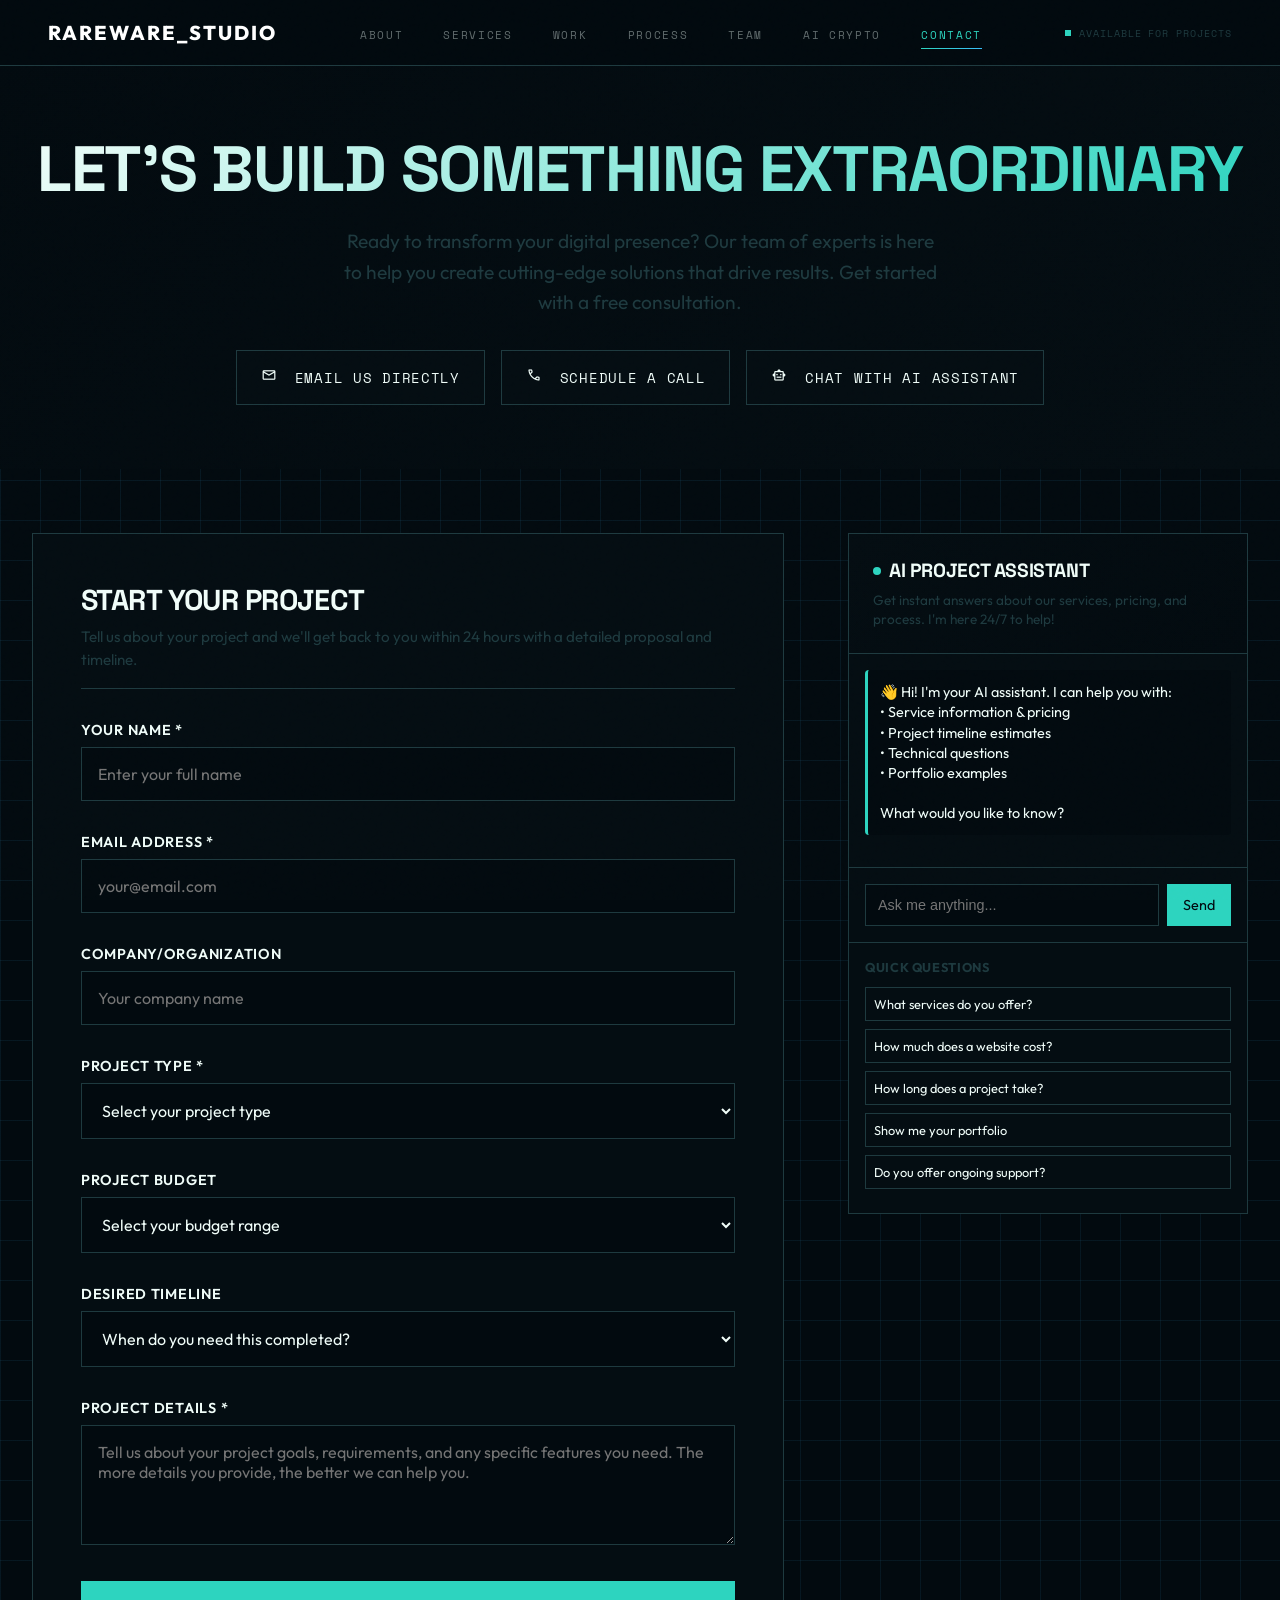
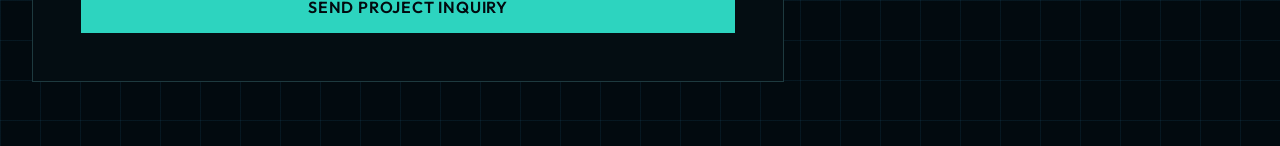
<file: contact.html>
<!DOCTYPE html>
<html lang="en">

<head>
  <meta charset="utf-8" />
  <meta name="viewport" content="width=device-width, initial-scale=1.0" />
  <title>Contact Us — RAREWARE STUDIO</title>
  <meta name="description"
    content="Get in touch with RAREWARE STUDIO. Start your project with our AI-powered consultation and expert team." />
  <link rel="preconnect" href="https://fonts.googleapis.com" />
  <link rel="preconnect" href="https://fonts.gstatic.com" crossorigin />
  <link
    href="https://fonts.googleapis.com/css2?family=Syne:wght@400;700;800&family=Outfit:wght@300;400;600&family=Space+Mono:wght@400;700&family=Space+Grotesk:wght@300;400;700;900&display=swap"
    rel="stylesheet" />
  <link href="https://fonts.googleapis.com/css2?family=Material+Symbols+Outlined:wght,FILL@100..700,0..1&display=swap"
    rel="stylesheet" />
  <link rel="stylesheet" href="styles.css" />
  <link rel="icon" type="image/svg+xml" href="favicon.svg" />
  <style>
    body {
      display: flex;
      flex-direction: column;
      min-height: 100vh;
      position: relative;
    }

    .contact-hero {
      padding: 8rem 2rem 4rem;
      text-align: center;
      background: linear-gradient(135deg, var(--color-bg) 0%, var(--color-surface) 100%);
    }

    .contact-hero h1 {
      font-family: var(--font-display);
      font-size: clamp(2.5rem, 6vw, 4rem);
      font-weight: 800;
      text-transform: uppercase;
      letter-spacing: -0.02em;
      margin-bottom: 1rem;
      background: linear-gradient(135deg, var(--color-text) 0%, var(--color-primary) 100%);
      -webkit-background-clip: text;
      -webkit-text-fill-color: transparent;
      background-clip: text;
    }

    .contact-hero p {
      font-size: 1.2rem;
      color: var(--color-muted);
      max-width: 600px;
      margin: 0 auto 2rem;
      line-height: 1.6;
    }

    .contact-methods {
      display: flex;
      gap: 1rem;
      justify-content: center;
      flex-wrap: wrap;
      margin-top: 2rem;
    }

    .contact-method {
      background: var(--color-surface);
      border: 1px solid var(--color-muted);
      padding: 1rem 1.5rem;
      text-decoration: none;
      color: var(--color-text);
      transition: all 0.3s ease;
      font-family: var(--font-mono);
      font-size: 0.9rem;
      text-transform: uppercase;
      letter-spacing: 0.05em;
    }

    .contact-method:hover {
      border-color: var(--color-primary);
      box-shadow: 0 0 20px rgba(45, 212, 191, 0.3);
      transform: translateY(-2px);
    }

    .main-content {
      display: grid;
      grid-template-columns: 1fr 400px;
      gap: 4rem;
      max-width: 1400px;
      margin: 0 auto;
      padding: 4rem 2rem;
    }

    .contact-form-section {
      background: var(--color-surface);
      border: 1px solid var(--color-muted);
      padding: 3rem;
      position: relative;
    }

    .form-header {
      margin-bottom: 2rem;
      border-bottom: 1px solid var(--color-muted);
      padding-bottom: 1rem;
    }

    .form-header h2 {
      font-family: var(--font-display);
      font-size: 1.8rem;
      font-weight: 700;
      text-transform: uppercase;
      letter-spacing: -0.02em;
      margin-bottom: 0.5rem;
    }

    .form-header p {
      color: var(--color-muted);
      font-size: 0.95rem;
      line-height: 1.5;
    }

    .form-group {
      margin-bottom: 2rem;
    }

    .form-group label {
      display: block;
      font-family: var(--font-body);
      font-size: 0.9rem;
      font-weight: 600;
      color: var(--color-text);
      margin-bottom: 0.5rem;
      text-transform: uppercase;
      letter-spacing: 0.05em;
    }

    .form-group input,
    .form-group textarea,
    .form-group select {
      width: 100%;
      background: var(--color-bg);
      border: 1px solid var(--color-muted);
      color: var(--color-text);
      font-family: var(--font-body);
      font-size: 1rem;
      padding: 1rem;
      outline: none;
      transition: border-color 0.3s ease, box-shadow 0.3s ease;
      resize: vertical;
    }

    .form-group input:focus,
    .form-group textarea:focus,
    .form-group select:focus {
      border-color: var(--color-primary);
      box-shadow: 0 0 0 2px rgba(45, 212, 191, 0.1);
    }

    .form-group textarea {
      min-height: 120px;
    }

    .submit-btn {
      background: var(--color-primary);
      color: var(--color-bg);
      border: none;
      padding: 1rem 2rem;
      font-family: var(--font-body);
      font-size: 1rem;
      font-weight: 600;
      text-transform: uppercase;
      letter-spacing: 0.05em;
      cursor: pointer;
      transition: all 0.3s ease;
      width: 100%;
    }

    .submit-btn:hover {
      background: var(--color-accent);
      box-shadow: 0 0 30px rgba(45, 212, 191, 0.4);
      transform: translateY(-2px);
    }

    .ai-assistant {
      background: var(--color-surface);
      border: 1px solid var(--color-muted);
      padding: 0;
      position: sticky;
      top: 2rem;
      height: fit-content;
      max-height: 80vh;
      display: flex;
      flex-direction: column;
    }

    .ai-header {
      padding: 1.5rem;
      border-bottom: 1px solid var(--color-muted);
      background: linear-gradient(135deg, var(--color-surface) 0%, var(--color-bg) 100%);
    }

    .ai-header h3 {
      font-family: var(--font-display);
      font-size: 1.2rem;
      font-weight: 700;
      text-transform: uppercase;
      letter-spacing: -0.02em;
      margin-bottom: 0.5rem;
      display: flex;
      align-items: center;
      gap: 0.5rem;
    }

    .ai-status {
      width: 8px;
      height: 8px;
      background: var(--color-primary);
      border-radius: 50%;
      animation: pulse 2s ease infinite;
    }

    .ai-description {
      color: var(--color-muted);
      font-size: 0.85rem;
      line-height: 1.4;
    }

    .ai-chat {
      flex: 1;
      display: flex;
      flex-direction: column;
      max-height: 400px;
    }

    .ai-messages {
      flex: 1;
      padding: 1rem;
      overflow-y: auto;
      max-height: 300px;
    }

    .ai-message {
      margin-bottom: 1rem;
      padding: 0.75rem;
      border-radius: 4px;
      font-size: 0.9rem;
      line-height: 1.4;
    }

    .ai-message.bot {
      background: var(--color-bg);
      border-left: 3px solid var(--color-primary);
    }

    .ai-message.user {
      background: var(--color-muted);
      margin-left: 2rem;
      text-align: right;
    }

    .ai-input-area {
      padding: 1rem;
      border-top: 1px solid var(--color-muted);
      display: flex;
      gap: 0.5rem;
    }

    .ai-input {
      flex: 1;
      background: var(--color-bg);
      border: 1px solid var(--color-muted);
      color: var(--color-text);
      padding: 0.75rem;
      font-size: 0.9rem;
      outline: none;
    }

    .ai-send {
      background: var(--color-primary);
      color: var(--color-bg);
      border: none;
      padding: 0.75rem 1rem;
      cursor: pointer;
      font-size: 0.9rem;
      transition: background 0.3s ease;
    }

    .ai-send:hover {
      background: var(--color-accent);
    }

    .quick-actions {
      padding: 1rem;
      border-top: 1px solid var(--color-muted);
    }

    .quick-actions h4 {
      font-size: 0.8rem;
      text-transform: uppercase;
      letter-spacing: 0.05em;
      margin-bottom: 0.75rem;
      color: var(--color-muted);
    }

    .quick-action {
      display: block;
      width: 100%;
      background: none;
      border: 1px solid var(--color-muted);
      color: var(--color-text);
      padding: 0.5rem;
      margin-bottom: 0.5rem;
      font-size: 0.8rem;
      cursor: pointer;
      transition: all 0.3s ease;
      text-align: left;
    }

    .quick-action:hover {
      border-color: var(--color-primary);
      background: var(--color-bg);
    }

    @media (max-width: 1024px) {
      .main-content {
        grid-template-columns: 1fr;
        gap: 2rem;
      }
      
      .ai-assistant {
        position: relative;
        top: 0;
        max-height: 500px;
      }
    }

    @media (max-width: 768px) {
      .contact-hero {
        padding: 6rem 1rem 3rem;
      }
      
      .main-content {
        padding: 2rem 1rem;
      }
      
      .contact-form-section,
      .ai-assistant {
        padding: 2rem;
      }
      
      .contact-methods {
        flex-direction: column;
        align-items: center;
      }
    }
  </style>
</head>

<body class="grid-bg-sm">
  <div class="loading-cover" id="loader">
    <div class="loader-line"></div>
  </div>

  <nav class="site-nav">
    <a href="index.html" class="logo">RAREWARE_STUDIO</a>
    <ul class="nav-links">
      <li><a href="about.html">About</a></li>
      <li><a href="services.html">Services</a></li>
      <li><a href="work.html">Work</a></li>
      <li><a href="process.html">Process</a></li>
      <li><a href="team.html">Team</a></li>
      <li><a href="crypto.html">AI Crypto</a></li>
      <li><a href="contact.html" class="active">Contact</a></li>
    </ul>
    <div class="nav-right">
      <div class="nav-status"><span class="dot"></span>Available for Projects</div>
      <div class="hamburger" id="hamburger" onclick="toggleMenu()"><span></span><span></span><span></span></div>
    </div>
  </nav>
  <div class="mobile-menu" id="mobile-menu">
    <a href="index.html">Home</a><a href="about.html">About</a><a href="services.html">Services</a>
    <a href="work.html">Work</a><a href="process.html">Process</a><a href="team.html">Team</a><a href="crypto.html">AI Crypto</a><a
      href="contact.html">Contact</a>
  </div>

  <!-- Hero Section -->
  <section class="contact-hero">
    <h1>Let's Build Something Extraordinary</h1>
    <p>Ready to transform your digital presence? Our team of experts is here to help you create cutting-edge solutions that drive results. Get started with a free consultation.</p>
    
    <div class="contact-methods">
      <a href="mailto:hello@rareware.studio" class="contact-method">
        <span class="material-symbols-outlined" style="font-size: 1rem; margin-right: 0.5rem;">mail</span>
        Email Us Directly
      </a>
      <a href="tel:+1234567890" class="contact-method">
        <span class="material-symbols-outlined" style="font-size: 1rem; margin-right: 0.5rem;">call</span>
        Schedule a Call
      </a>
      <a href="#ai-chat" class="contact-method">
        <span class="material-symbols-outlined" style="font-size: 1rem; margin-right: 0.5rem;">smart_toy</span>
        Chat with AI Assistant
      </a>
    </div>
  </section>

  <!-- Main Content -->
  <div class="main-content">
    <!-- Contact Form -->
    <section class="contact-form-section">
      <div class="form-header">
        <h2>Start Your Project</h2>
        <p>Tell us about your project and we'll get back to you within 24 hours with a detailed proposal and timeline.</p>
      </div>

      <form id="contact-form" onsubmit="handleFormSubmit(event)">
        <div class="form-group">
          <label for="name">Your Name *</label>
          <input type="text" id="name" name="name" required placeholder="Enter your full name" />
        </div>

        <div class="form-group">
          <label for="email">Email Address *</label>
          <input type="email" id="email" name="email" required placeholder="your@email.com" />
        </div>

        <div class="form-group">
          <label for="company">Company/Organization</label>
          <input type="text" id="company" name="company" placeholder="Your company name" />
        </div>

        <div class="form-group">
          <label for="project-type">Project Type *</label>
          <select id="project-type" name="project-type" required>
            <option value="">Select your project type</option>
            <option value="web-design">Web Design & Development</option>
            <option value="ecommerce">E-commerce Solutions</option>
            <option value="automation">Business Automation</option>
            <option value="branding">Brand Identity & Design</option>
            <option value="mobile-app">Mobile App Development</option>
            <option value="consulting">Digital Strategy Consulting</option>
            <option value="other">Other (please specify in message)</option>
          </select>
        </div>

        <div class="form-group">
          <label for="budget">Project Budget</label>
          <select id="budget" name="budget">
            <option value="">Select your budget range</option>
            <option value="500-2k">$500 - $2,000</option>
            <option value="2k-5k">$2,000 - $5,000</option>
            <option value="5k-15k">$5,000 - $15,000</option>
            <option value="15k-30k">$15,000 - $30,000</option>
            <option value="30k-50k">$30,000 - $50,000</option>
            <option value="50k+">$50,000+</option>
            <option value="discuss">Let's discuss</option>
          </select>
        </div>

        <div class="form-group">
          <label for="timeline">Desired Timeline</label>
          <select id="timeline" name="timeline">
            <option value="">When do you need this completed?</option>
            <option value="asap">ASAP (Rush project)</option>
            <option value="1-month">Within 1 month</option>
            <option value="2-3-months">2-3 months</option>
            <option value="3-6-months">3-6 months</option>
            <option value="6-months+">6+ months</option>
            <option value="flexible">Flexible timeline</option>
          </select>
        </div>

        <div class="form-group">
          <label for="message">Project Details *</label>
          <textarea id="message" name="message" required placeholder="Tell us about your project goals, requirements, and any specific features you need. The more details you provide, the better we can help you."></textarea>
        </div>

        <button type="submit" class="submit-btn">
          Send Project Inquiry
        </button>
      </form>
    </section>

    <!-- AI Assistant -->
    <aside class="ai-assistant" id="ai-chat">
      <div class="ai-header">
        <h3><span class="ai-status"></span>AI Project Assistant</h3>
        <p class="ai-description">Get instant answers about our services, pricing, and process. I'm here 24/7 to help!</p>
      </div>
      
      <div class="ai-chat">
        <div class="ai-messages" id="ai-messages">
          <div class="ai-message bot">
            👋 Hi! I'm your AI assistant. I can help you with:
            <br>• Service information & pricing
            <br>• Project timeline estimates  
            <br>• Technical questions
            <br>• Portfolio examples
            <br><br>What would you like to know?
          </div>
        </div>
        
        <div class="ai-input-area">
          <input type="text" class="ai-input" id="ai-input" placeholder="Ask me anything..." onkeypress="handleAIKeyPress(event)" />
          <button class="ai-send" onclick="sendAIMessage()">Send</button>
        </div>
      </div>
      
      <div class="quick-actions">
        <h4>Quick Questions</h4>
        <button class="quick-action" onclick="askQuickQuestion('What services do you offer?')">What services do you offer?</button>
        <button class="quick-action" onclick="askQuickQuestion('How much does a website cost?')">How much does a website cost?</button>
        <button class="quick-action" onclick="askQuickQuestion('How long does a project take?')">How long does a project take?</button>
        <button class="quick-action" onclick="askQuickQuestion('Can you show me examples of your work?')">Show me your portfolio</button>
        <button class="quick-action" onclick="askQuickQuestion('Do you offer ongoing support?')">Do you offer ongoing support?</button>
      </div>
    </aside>
  </div>

  <script src="main.js"></script>
  <script>
    // Form submission handler
    function handleFormSubmit(e) {
      e.preventDefault();
      const submitBtn = e.target.querySelector('.submit-btn');
      const originalText = submitBtn.textContent;
      
      submitBtn.textContent = 'Sending...';
      submitBtn.disabled = true;
      
      // Simulate form submission
      setTimeout(() => {
        submitBtn.textContent = 'Message Sent! ✓';
        submitBtn.style.background = '#10B981';
        
        // Add success message to AI chat
        addAIMessage('bot', '✅ Thank you! Your project inquiry has been submitted. Our team will review your requirements and get back to you within 24 hours with a detailed proposal.');
        
        // Reset form after delay
        setTimeout(() => {
          e.target.reset();
          submitBtn.textContent = originalText;
          submitBtn.disabled = false;
          submitBtn.style.background = '';
        }, 3000);
      }, 2000);
    }

    // AI Assistant functionality
    const aiResponses = {
      'services': {
        keywords: ['service', 'what do you do', 'offer', 'capabilities'],
        response: `We offer comprehensive digital solutions:

🎨 **Web Design & Development** - Custom websites and web applications
🛒 **E-commerce Solutions** - Online stores and payment systems  
⚡ **Business Automation** - Workflow optimization and integrations
🎯 **Brand Identity** - Logo design and brand strategy
📱 **Mobile Apps** - iOS and Android development
💡 **Digital Strategy** - Consulting and optimization

Which service interests you most?`
      },
      'pricing': {
        keywords: ['cost', 'price', 'budget', 'how much', 'expensive'],
        response: `Our pricing varies by project scope:

💰 **Small Projects**: $500 - $2,000
🎨 **Website Design**: $2,000 - $15,000
🛒 **E-commerce Store**: $5,000 - $30,000
📱 **Mobile App**: $10,000 - $50,000
⚡ **Automation**: $1,000 - $15,000
🎯 **Branding Package**: $500 - $5,000

We offer free consultations to provide accurate quotes based on your specific needs. Would you like to schedule one?`
      },
      'timeline': {
        keywords: ['time', 'long', 'duration', 'timeline', 'when'],
        response: `Project timelines depend on complexity:

⚡ **Simple Website**: 2-4 weeks
🏢 **Business Website**: 4-8 weeks  
🛒 **E-commerce Store**: 6-12 weeks
📱 **Mobile App**: 12-20 weeks
⚙️ **Automation Project**: 2-8 weeks

We provide detailed timelines during our initial consultation. Rush projects available with priority scheduling!`
      },
      'portfolio': {
        keywords: ['work', 'portfolio', 'examples', 'show me', 'previous'],
        response: `Check out our recent work:

🏆 **Featured Projects**:
• RareKits - E-commerce automation platform
• Lumina Core - SaaS dashboard design
• Neural Networks - AI company branding
• Crypto Exchange - Trading platform UI

👀 View our complete portfolio at [rareware.studio/work](work.html)

Would you like to see examples in a specific industry?`
      },
      'support': {
        keywords: ['support', 'maintenance', 'ongoing', 'after', 'help'],
        response: `Yes! We provide comprehensive ongoing support:

🔧 **Maintenance Plans**:
• Monthly updates and security patches
• Performance monitoring
• Content updates
• Technical support

📞 **Support Options**:
• 24/7 emergency support
• Scheduled maintenance
• Training for your team
• Growth and scaling assistance

Most clients choose our monthly maintenance plan for peace of mind.`
      },
      'process': {
        keywords: ['process', 'how', 'work', 'steps', 'methodology'],
        response: `Our proven 5-step process:

1️⃣ **Discovery** - Understanding your goals and requirements
2️⃣ **Strategy** - Creating a detailed project plan
3️⃣ **Design** - Wireframes, mockups, and prototypes
4️⃣ **Development** - Building and testing your solution
5️⃣ **Launch** - Deployment and ongoing optimization

We keep you involved at every step with regular updates and feedback sessions.`
      },
      'contact': {
        keywords: ['contact', 'reach', 'call', 'email', 'meeting'],
        response: `Ready to get started? Here's how to reach us:

📧 **Email**: hello@rareware.studio
📞 **Phone**: +1 (555) 123-4567
💬 **This Chat**: Keep asking questions!
📅 **Schedule**: Book a free 30-min consultation

We typically respond to emails within 2-4 hours during business days.`
      }
    };

    function addAIMessage(sender, message) {
      const messagesContainer = document.getElementById('ai-messages');
      const messageDiv = document.createElement('div');
      messageDiv.className = `ai-message ${sender}`;
      messageDiv.innerHTML = message.replace(/\n/g, '<br>');
      messagesContainer.appendChild(messageDiv);
      messagesContainer.scrollTop = messagesContainer.scrollHeight;
    }

    function getAIResponse(userMessage) {
      const message = userMessage.toLowerCase();
      
      // Check for greeting
      if (message.includes('hello') || message.includes('hi') || message.includes('hey')) {
        return "👋 Hello! I'm here to help you learn about our services and get your project started. What would you like to know?";
      }
      
      // Check for thank you
      if (message.includes('thank') || message.includes('thanks')) {
        return "You're welcome! Is there anything else I can help you with today?";
      }
      
      // Find matching response
      for (const [key, data] of Object.entries(aiResponses)) {
        if (data.keywords.some(keyword => message.includes(keyword))) {
          return data.response;
        }
      }
      
      // Default response
      return `I'd be happy to help! I can provide information about:

• Our services and capabilities
• Pricing and project costs  
• Timelines and process
• Portfolio examples
• Ongoing support options

Try asking something like "What services do you offer?" or "How much does a website cost?"`;
    }

    function sendAIMessage() {
      const input = document.getElementById('ai-input');
      const message = input.value.trim();
      
      if (!message) return;
      
      // Add user message
      addAIMessage('user', message);
      input.value = '';
      
      // Add typing indicator
      setTimeout(() => {
        const response = getAIResponse(message);
        addAIMessage('bot', response);
      }, 500);
    }

    function handleAIKeyPress(event) {
      if (event.key === 'Enter') {
        sendAIMessage();
      }
    }

    function askQuickQuestion(question) {
      document.getElementById('ai-input').value = question;
      sendAIMessage();
    }

    // Auto-focus AI input when scrolled to
    const aiSection = document.getElementById('ai-chat');
    const observer = new IntersectionObserver((entries) => {
      entries.forEach(entry => {
        if (entry.isIntersecting) {
          setTimeout(() => {
            document.getElementById('ai-input').focus();
          }, 500);
        }
      });
    });
    observer.observe(aiSection);
  </script>
</body>

</html>
</file>
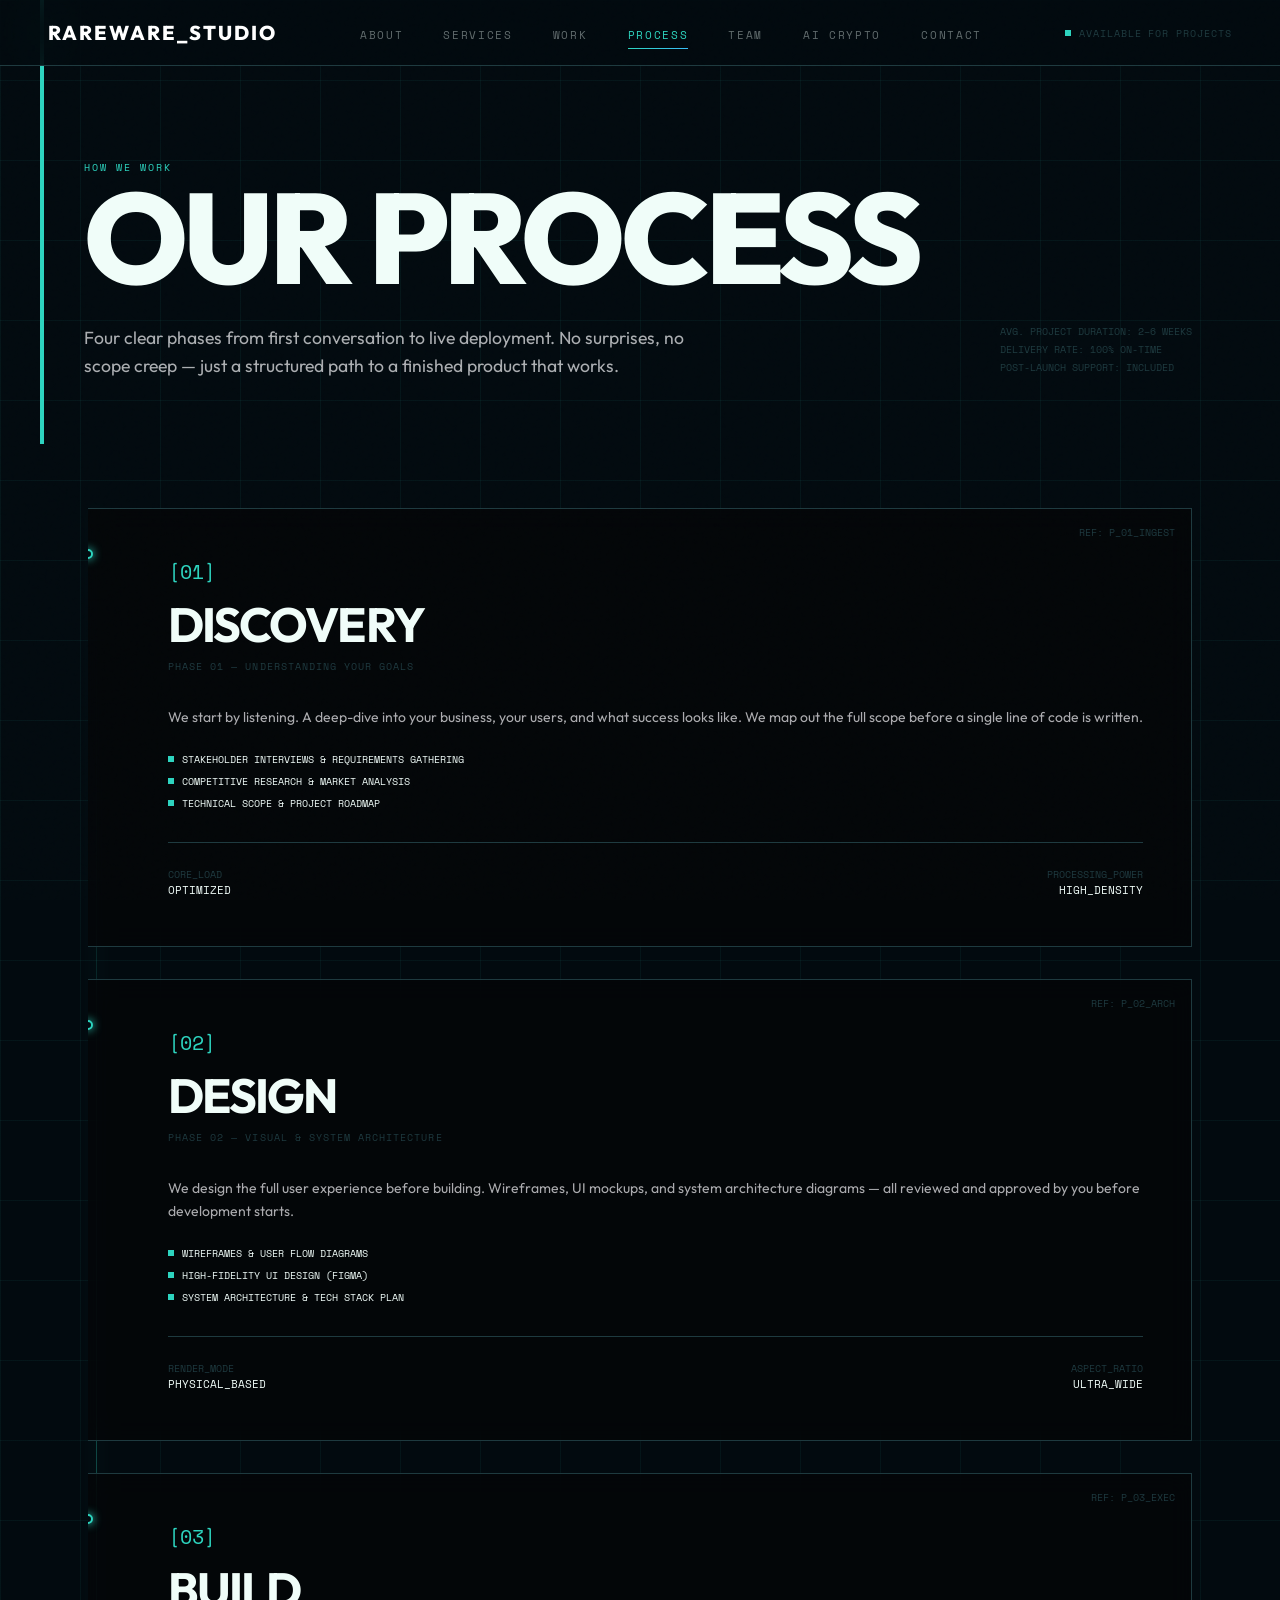
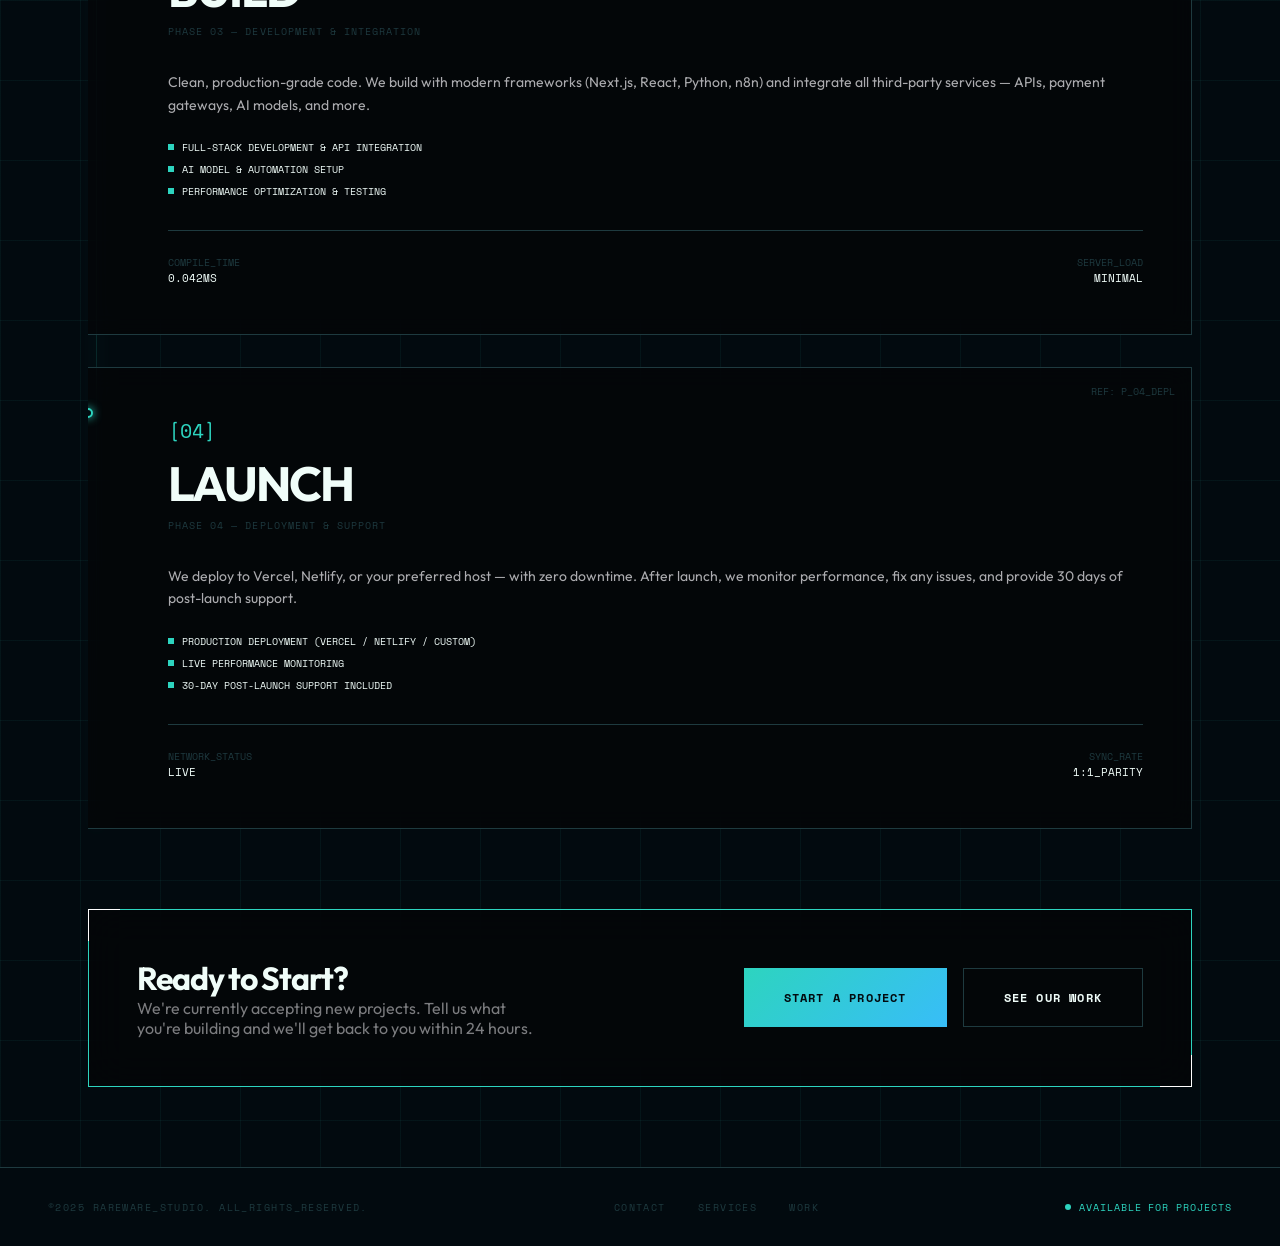
<file: process.html>
<!DOCTYPE html>
<html lang="en">
<head>
  <meta charset="utf-8"/>
  <meta name="viewport" content="width=device-width, initial-scale=1.0"/>
  <title>PROTOCOLS — RAREWARE STUDIO</title>
  <meta name="description" content="RAREWARE STUDIO process methodology. Four-phase protocol: Ingestion, Architecture, Execution, Deployment."/>
  <link rel="preconnect" href="https://fonts.googleapis.com"/>
  <link rel="preconnect" href="https://fonts.gstatic.com" crossorigin/>
  <link href="https://fonts.googleapis.com/css2?family=Syne:wght@400;700;800&family=Outfit:wght@300;400;600&family=Space+Mono:wght@400;700&family=Space+Grotesk:wght@300;400;700;900&display=swap" rel="stylesheet"/>
  <link href="https://fonts.googleapis.com/css2?family=Material+Symbols+Outlined:wght,FILL@100..700,0..1&display=swap" rel="stylesheet"/>
  <link rel="stylesheet" href="styles.css"/>
  <link rel="icon" type="image/svg+xml" href="favicon.svg"/>
  <style>
    .process-header {
      padding: 10rem 3rem 4rem;
      max-width: 1200px;
      margin: 0 auto;
      border-left: 4px solid var(--color-primary);
      padding-left: 2.5rem;
    }
    .process-header .tag {
      display: flex;
      justify-content: space-between;
      margin-bottom: 0.5rem;
    }
    .process-header h1 {
      font-family: var(--font-heading);
      font-size: clamp(2.1rem, 10vw, 8rem);
      font-weight: 800;
      text-transform: uppercase;
      letter-spacing: -0.04em;
      line-height: 0.85;
      margin-bottom: 2rem;
    }
    .process-header .sub {
      display: flex;
      flex-wrap: wrap;
      justify-content: space-between;
      gap: 2rem;
    }
    .process-header .sub p {
      max-width: 600px;
      font-size: 1.1rem;
      line-height: 1.6;
      color: rgba(244,244,246,0.7);
    }
    .process-header .sub-meta {
      font-family: var(--font-mono);
      font-size: 0.6rem;
      color: var(--color-muted);
      display: flex;
      flex-direction: column;
      gap: 0.25rem;
      text-transform: uppercase;
    }

    .process-grid {
      max-width: 1200px;
      margin: 4rem auto 0;
      padding: 0 3rem;
      display: grid;
      grid-template-columns: 1fr;
      gap: 2rem;
      position: relative;
    }
    .process-grid::before {
      content: '';
      position: absolute;
      top: 0; bottom: 0; left: 3.5rem;
      width: 1px;
      background: linear-gradient(to bottom, transparent, var(--color-primary), transparent);
      box-shadow: 0 0 15px var(--color-primary);
      opacity: 0.3;
    }
    @media (max-width: 768px) {
      .process-grid { padding: 0 1.5rem; }
      .process-grid::before { left: 1.5rem; }
      .process-phase { padding: 2rem 1.5rem 2rem 3rem; }
      .process-phase::before { left: -5px; }
    }
    .process-phase {
      padding: 3rem 3rem 3rem 5rem;
      background: rgba(5,5,7,0.7);
      backdrop-filter: blur(12px);
      -webkit-backdrop-filter: blur(12px);
      border: 1px solid var(--color-muted);
      border-left: none;
      position: relative;
      overflow: hidden;
      transition: border-color 0.5s ease, box-shadow 0.5s ease;
    }
    .process-phase::before {
      content: '';
      position: absolute;
      left: -5px; top: 2.5rem;
      width: 10px; height: 10px;
      background: var(--color-bg);
      border: 2px solid var(--color-primary);
      border-radius: 50%;
      box-shadow: 0 0 10px var(--color-primary);
      z-index: 2;
    }
    .process-phase:hover { 
      border-color: rgba(208,0,255,0.4);
      box-shadow: inset 0 0 30px rgba(208,0,255,0.05);
    }
    .process-phase .ref {
      position: absolute;
      top: 1rem;
      right: 1rem;
      font-family: var(--font-mono);
      font-size: 0.6rem;
      color: var(--color-muted);
    }
    .process-phase .step-num {
      font-family: var(--font-mono);
      font-size: 1.25rem;
      color: var(--color-primary);
      margin-bottom: 0.5rem;
    }
    .process-phase h2 {
      font-family: var(--font-heading);
      font-size: clamp(2rem, 4vw, 3rem);
      font-weight: 700;
      text-transform: uppercase;
      letter-spacing: -0.04em;
      transition: transform 0.3s ease;
    }
    .process-phase:hover h2 { transform: translateX(8px); }
    .process-phase .stage {
      font-family: var(--font-mono);
      font-size: 0.65rem;
      color: var(--color-muted);
      text-transform: uppercase;
      letter-spacing: 0.1em;
      margin-top: 0.25rem;
      margin-bottom: 2rem;
    }
    .process-phase .desc {
      font-size: 0.875rem;
      line-height: 1.6;
      color: rgba(244,244,246,0.7);
      margin-bottom: 1.5rem;
    }
    .process-phase .deliverables {
      list-style: none;
      display: flex;
      flex-direction: column;
      gap: 0.5rem;
      margin-bottom: 2rem;
    }
    .process-phase .deliverables li {
      display: flex;
      align-items: center;
      gap: 0.5rem;
      font-family: var(--font-mono);
      font-size: 0.6rem;
      text-transform: uppercase;
      color: var(--color-text);
    }
    .process-phase .deliverables li .bullet {
      width: 6px;
      height: 6px;
      background: var(--color-primary);
      flex-shrink: 0;
    }
    .process-phase .phase-footer {
      border-top: 1px solid var(--color-muted);
      padding-top: 1.5rem;
      display: flex;
      justify-content: space-between;
    }
    .process-phase .phase-footer .label {
      font-family: var(--font-mono);
      font-size: 0.6rem;
      color: var(--color-muted);
      text-transform: uppercase;
    }
    .process-phase .phase-footer .value {
      font-family: var(--font-mono);
      font-size: 0.7rem;
      color: var(--color-text);
      text-transform: uppercase;
    }

    .process-cta {
      max-width: 1200px;
      margin: 5rem auto;
      padding: 0 3rem;
    }
    .process-cta-inner {
      border: 1px solid var(--color-primary);
      padding: 3rem;
      position: relative;
      background: rgba(5,5,7,0.7);
      backdrop-filter: blur(20px);
    }
    .process-cta-inner .bracket-tl { position: absolute; top: -1px; left: -1px; width: 2rem; height: 2rem; border-top: 1px solid var(--color-accent); border-left: 1px solid var(--color-accent); }
    .process-cta-inner .bracket-br { position: absolute; bottom: -1px; right: -1px; width: 2rem; height: 2rem; border-bottom: 1px solid var(--color-accent); border-right: 1px solid var(--color-accent); }
    .process-cta-content {
      display: flex;
      flex-wrap: wrap;
      justify-content: space-between;
      align-items: center;
      gap: 2rem;
    }
    .process-cta-content h3 {
      font-family: var(--font-heading);
      font-size: 2rem;
      font-weight: 700;
      letter-spacing: -0.04em;
    }
    .process-cta-content p {
      color: rgba(244,244,246,0.5);
      max-width: 400px;
    }
    .process-cta-btns {
      display: flex;
      flex-wrap: wrap;
      gap: 1rem;
    }

    @media (max-width: 768px) {
      .process-grid { grid-template-columns: 1fr; }
      .process-header { padding: 7rem 1.5rem 3rem; padding-left: 1.5rem; border-left-width: 2px; }
      .process-cta { padding: 0 1.5rem; }
      .process-cta-content { flex-direction: column; }
    }
  </style>
</head>
<body class="grid-bg">
  <div class="loading-cover" id="loader"><div class="loader-line"></div></div>

  <nav class="site-nav">
    <a href="index.html" class="logo">RAREWARE_STUDIO</a>
    <ul class="nav-links">
      <li><a href="about.html">About</a></li>
      <li><a href="services.html">Services</a></li>
      <li><a href="work.html">Work</a></li>
      <li><a href="process.html" class="active">Process</a></li>
      <li><a href="team.html">Team</a></li>
      <li><a href="crypto.html">AI Crypto</a></li>
      <li><a href="contact.html">Contact</a></li>
    </ul>
    <div class="nav-right">
      <div class="nav-status"><span class="dot"></span>Available for Projects</div>
      <div class="hamburger" id="hamburger" onclick="toggleMenu()"><span></span><span></span><span></span></div>
    </div>
  </nav>
  <div class="mobile-menu" id="mobile-menu"><a href="index.html" onclick="toggleMenu()">Home</a><a href="about.html" onclick="toggleMenu()">About</a><a href="services.html" onclick="toggleMenu()">Services</a><a href="work.html" onclick="toggleMenu()">Work</a><a href="process.html" onclick="toggleMenu()">Process</a><a href="team.html" onclick="toggleMenu()">Team</a><a href="crypto.html" onclick="toggleMenu()">AI Crypto</a><a href="contact.html" onclick="toggleMenu()">Contact</a></div>

  <header class="process-header reveal">
    <div class="tag">
      <span class="text-label" style="color: var(--color-primary);">How We Work</span>
    </div>
    <h1>Our Process</h1>
    <div class="sub">
      <p>Four clear phases from first conversation to live deployment. No surprises, no scope creep — just a structured path to a finished product that works.</p>
      <div class="sub-meta">
        <span>Avg. Project Duration: 2–6 Weeks</span>
        <span>Delivery Rate: 100% On-Time</span>
        <span>Post-Launch Support: Included</span>
      </div>
    </div>
  </header>

  <div class="process-grid">
    <section class="process-phase reveal">
      <span class="ref">REF: P_01_INGEST</span>
      <div class="step-num">[01]</div>
      <h2>Discovery</h2>
      <div class="stage">PHASE 01 — Understanding Your Goals</div>
      <p class="desc">We start by listening. A deep-dive into your business, your users, and what success looks like. We map out the full scope before a single line of code is written.</p>
      <ul class="deliverables">
        <li><span class="bullet"></span> Stakeholder interviews &amp; requirements gathering</li>
        <li><span class="bullet"></span> Competitive research &amp; market analysis</li>
        <li><span class="bullet"></span> Technical scope &amp; project roadmap</li>
      </ul>
      <div class="phase-footer">
        <div><div class="label">CORE_LOAD</div><div class="value">OPTIMIZED</div></div>
        <div style="text-align: right;"><div class="label">PROCESSING_POWER</div><div class="value">HIGH_DENSITY</div></div>
      </div>
    </section>

    <section class="process-phase reveal">
      <span class="ref">REF: P_02_ARCH</span>
      <div class="step-num">[02]</div>
      <h2>Design</h2>
      <div class="stage">PHASE 02 — Visual &amp; System Architecture</div>
      <p class="desc">We design the full user experience before building. Wireframes, UI mockups, and system architecture diagrams — all reviewed and approved by you before development starts.</p>
      <ul class="deliverables">
        <li><span class="bullet"></span> Wireframes &amp; user flow diagrams</li>
        <li><span class="bullet"></span> High-fidelity UI design (Figma)</li>
        <li><span class="bullet"></span> System architecture &amp; tech stack plan</li>
      </ul>
      <div class="phase-footer">
        <div><div class="label">RENDER_MODE</div><div class="value">PHYSICAL_BASED</div></div>
        <div style="text-align: right;"><div class="label">ASPECT_RATIO</div><div class="value">ULTRA_WIDE</div></div>
      </div>
    </section>

    <section class="process-phase reveal">
      <span class="ref">REF: P_03_EXEC</span>
      <div class="step-num">[03]</div>
      <h2>Build</h2>
      <div class="stage">PHASE 03 — Development &amp; Integration</div>
      <p class="desc">Clean, production-grade code. We build with modern frameworks (Next.js, React, Python, n8n) and integrate all third-party services — APIs, payment gateways, AI models, and more.</p>
      <ul class="deliverables">
        <li><span class="bullet"></span> Full-stack development &amp; API integration</li>
        <li><span class="bullet"></span> AI model &amp; automation setup</li>
        <li><span class="bullet"></span> Performance optimization &amp; testing</li>
      </ul>
      <div class="phase-footer">
        <div><div class="label">COMPILE_TIME</div><div class="value">0.042ms</div></div>
        <div style="text-align: right;"><div class="label">SERVER_LOAD</div><div class="value">MINIMAL</div></div>
      </div>
    </section>

    <section class="process-phase reveal">
      <span class="ref">REF: P_04_DEPL</span>
      <div class="step-num">[04]</div>
      <h2>Launch</h2>
      <div class="stage">PHASE 04 — Deployment &amp; Support</div>
      <p class="desc">We deploy to Vercel, Netlify, or your preferred host — with zero downtime. After launch, we monitor performance, fix any issues, and provide 30 days of post-launch support.</p>
      <ul class="deliverables">
        <li><span class="bullet"></span> Production deployment (Vercel / Netlify / custom)</li>
        <li><span class="bullet"></span> Live performance monitoring</li>
        <li><span class="bullet"></span> 30-day post-launch support included</li>
      </ul>
      <div class="phase-footer">
        <div><div class="label">NETWORK_STATUS</div><div class="value">LIVE</div></div>
        <div style="text-align: right;"><div class="label">SYNC_RATE</div><div class="value">1:1_PARITY</div></div>
      </div>
    </section>
  </div>

  <div class="process-cta reveal">
    <div class="process-cta-inner">
      <div class="bracket-tl"></div>
      <div class="bracket-br"></div>
      <div class="process-cta-content">
        <div>
          <h3>Ready to Start?</h3>
          <p>We're currently accepting new projects. Tell us what you're building and we'll get back to you within 24 hours.</p>
        </div>
        <div class="process-cta-btns">
          <a href="contact.html" class="btn-primary">Start a Project</a>
          <a href="work.html" class="btn-outline">See Our Work</a>
        </div>
      </div>
    </div>
  </div>

  <footer class="site-footer">
    <div class="footer-left">©2025 RAREWARE_STUDIO. ALL_RIGHTS_RESERVED.</div>
    <div class="footer-links"><a href="contact.html">Contact</a><a href="services.html">Services</a><a href="work.html">Work</a></div>
    <div class="footer-status"><span class="dot"></span>Available for Projects</div>
  </footer>

  <script src="main.js"></script>
</body>
</html>
</file>
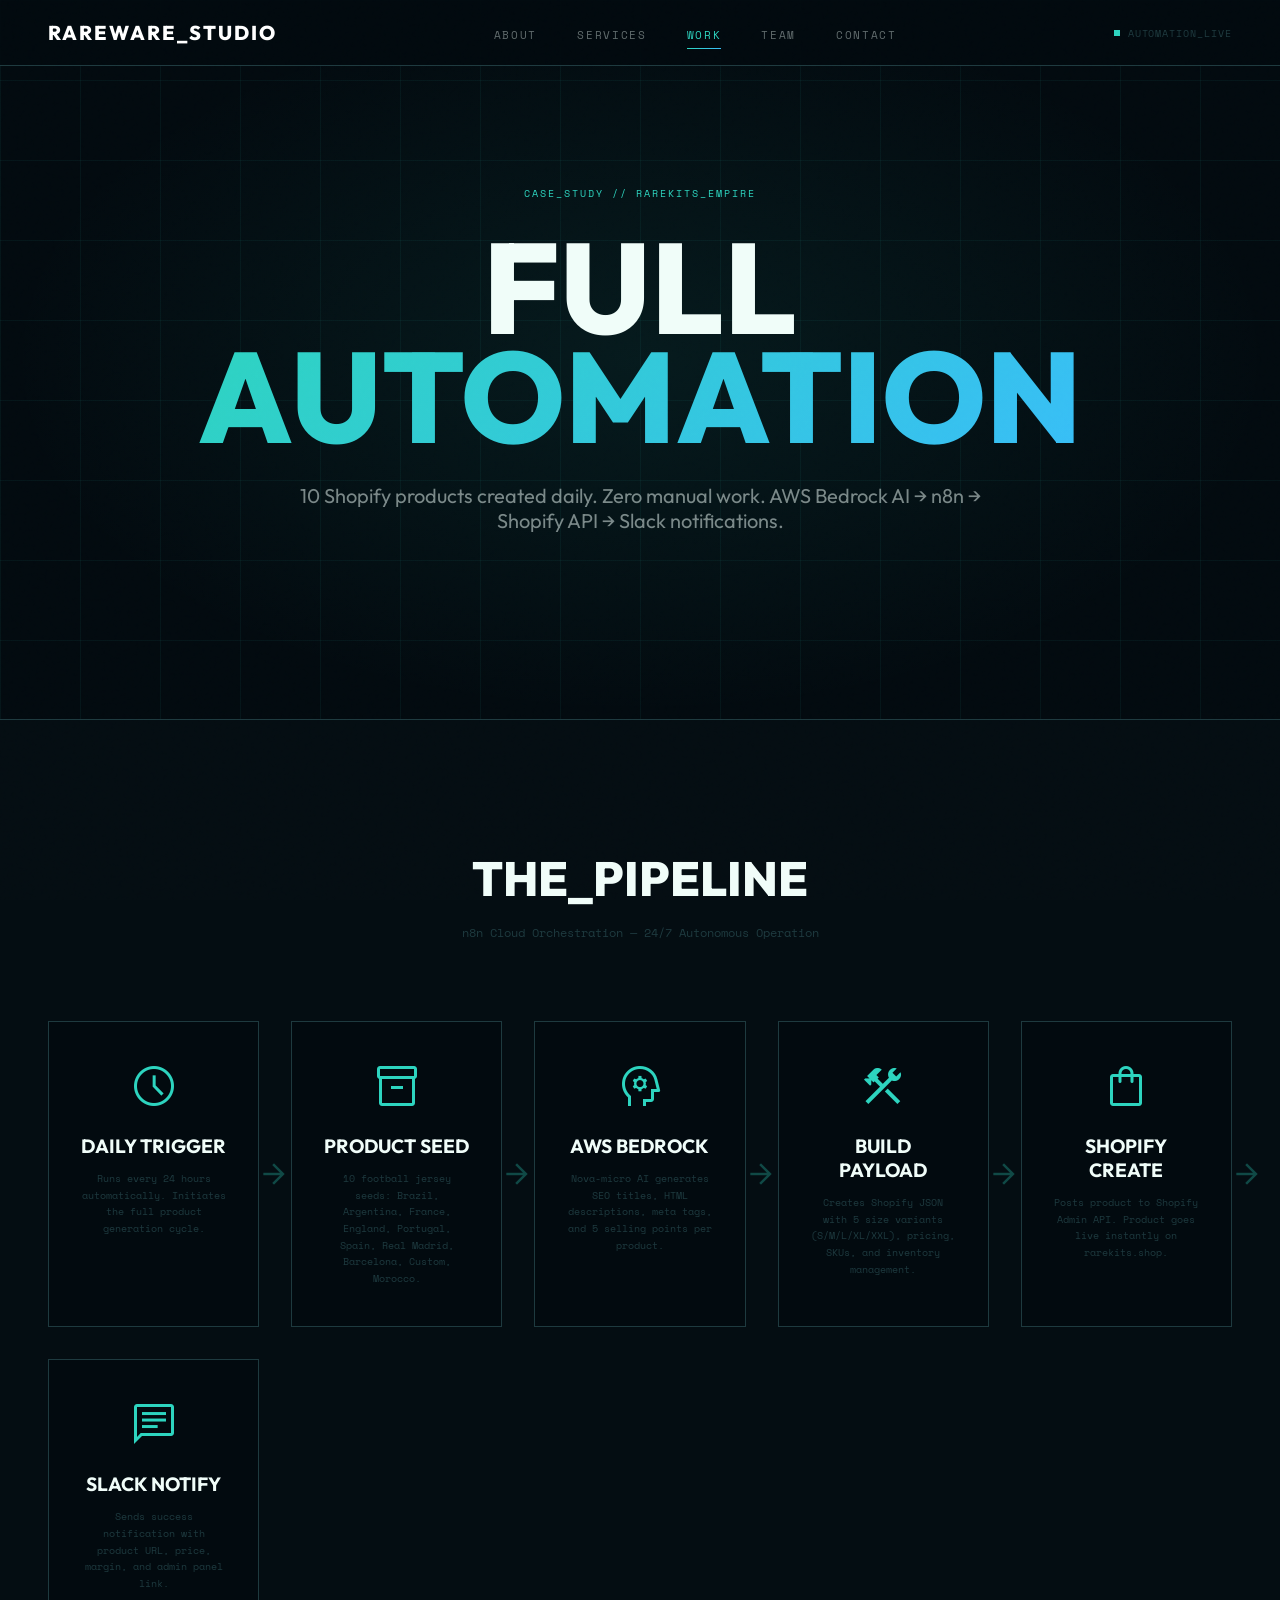
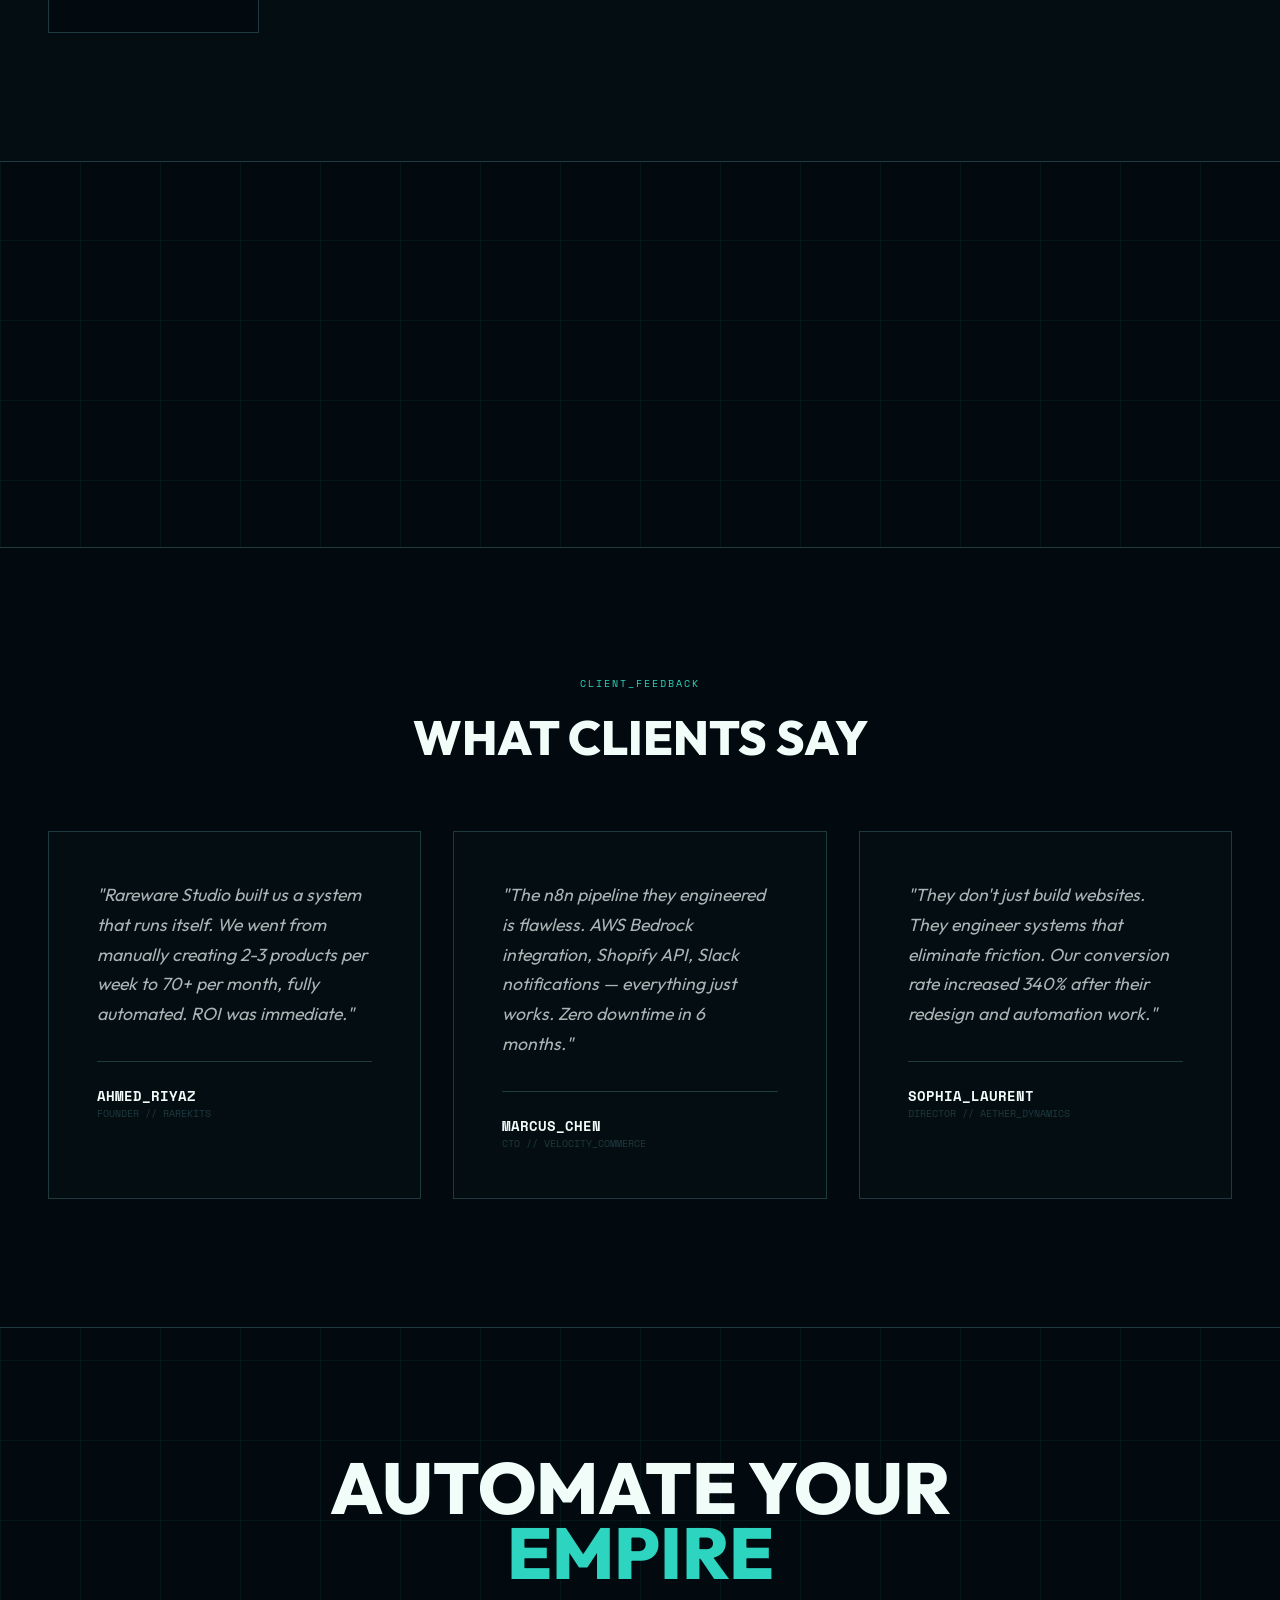
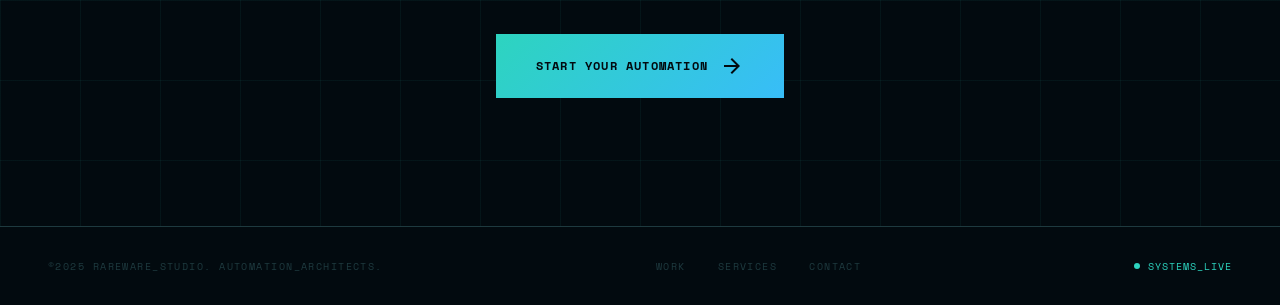
<file: rarekits-case-study.html>
<!DOCTYPE html>
<html lang="en">
<head>
  <meta charset="utf-8"/>
  <meta name="viewport" content="width=device-width, initial-scale=1.0"/>
  <title>RareKits Automation Empire — Full n8n Pipeline | RAREWARE STUDIO</title>
  <meta name="description" content="Complete breakdown of RareKits automation: AWS Bedrock AI generates Shopify products automatically. Daily Trigger → AI Content → Shopify API → Slack. Zero manual work."/>
  <meta name="keywords" content="n8n automation, shopify automation, aws bedrock, ai product generation, e-commerce automation, workflow automation, business automation, rarekits, football jerseys automation"/>
  
  <!-- Open Graph -->
  <meta property="og:title" content="RareKits Automation Empire — n8n Pipeline"/>
  <meta property="og:description" content="10 products/day, fully automated. AWS Bedrock → Shopify → Slack."/>
  <meta property="og:image" content="https://rareware.studio/og-rarekits.jpg"/>
  
  <link rel="preconnect" href="https://fonts.googleapis.com"/>
  <link rel="preconnect" href="https://fonts.gstatic.com" crossorigin/>
  <link href="https://fonts.googleapis.com/css2?family=Syne:wght@400;700;800&family=Outfit:wght@300;400;600&family=Space+Mono:wght@400;700&family=Space+Grotesk:wght@300;400;700;900&display=swap" rel="stylesheet"/>
  <link href="https://fonts.googleapis.com/css2?family=Material+Symbols+Outlined:wght,FILL@100..700,0..1&display=swap" rel="stylesheet"/>
  <link rel="stylesheet" href="styles.css"/>
  <link rel="icon" type="image/svg+xml" href="favicon.svg"/>
  
  <style>
    .pipeline-hero {
      min-height: 80vh;
      display: flex;
      align-items: center;
      justify-content: center;
      padding: 8rem 3rem;
      background: radial-gradient(ellipse at center, rgba(45,212,191,0.08), transparent 70%);
      border-bottom: 1px solid var(--color-muted);
      text-align: center;
    }
    .pipeline-hero h1 {
      font-family: var(--font-heading);
      font-size: clamp(3rem, 10vw, 8rem);
      font-weight: 800;
      line-height: 0.85;
      text-transform: uppercase;
      margin-bottom: 2rem;
    }
    .pipeline-hero .gradient {
      background: linear-gradient(135deg, var(--color-primary), var(--color-secondary));
      background-clip: text;
      -webkit-background-clip: text;
      -webkit-text-fill-color: transparent;
    }
    
    /* n8n Flow Diagram */
    .n8n-diagram {
      padding: 8rem 3rem;
      background: var(--color-surface);
      border-bottom: 1px solid var(--color-muted);
    }
    .flow-container {
      max-width: 1400px;
      margin: 0 auto;
      display: grid;
      grid-template-columns: repeat(auto-fit, minmax(200px, 1fr));
      gap: 2rem;
      position: relative;
    }
    .flow-node {
      background: var(--color-bg);
      border: 1px solid var(--color-muted);
      padding: 2.5rem 2rem;
      text-align: center;
      transition: all 0.3s ease;
      position: relative;
    }
    .flow-node:hover {
      border-color: var(--color-primary);
      box-shadow: var(--glow);
      transform: translateY(-4px);
    }
    .flow-node .icon {
      font-size: 3rem;
      color: var(--color-primary);
      margin-bottom: 1.5rem;
    }
    .flow-node .title {
      font-family: var(--font-heading);
      font-size: 1.2rem;
      font-weight: 700;
      text-transform: uppercase;
      margin-bottom: 0.75rem;
    }
    .flow-node .desc {
      font-family: var(--font-mono);
      font-size: 0.65rem;
      color: var(--color-muted);
      line-height: 1.6;
    }
    .flow-arrow {
      position: absolute;
      right: -2rem;
      top: 50%;
      transform: translateY(-50%);
      color: var(--color-primary);
      font-size: 2rem;
      opacity: 0.3;
    }
    
    /* Stats Grid */
    .stats-grid {
      padding: 6rem 3rem;
      max-width: 1200px;
      margin: 0 auto;
      display: grid;
      grid-template-columns: repeat(auto-fit, minmax(250px, 1fr));
      gap: 1px;
      background: var(--color-muted);
      border: 1px solid var(--color-muted);
    }
    .stat-card {
      background: var(--color-surface);
      padding: 3rem 2rem;
      text-align: center;
    }
    .stat-card .num {
      font-family: var(--font-heading);
      font-size: 3.5rem;
      font-weight: 800;
      color: var(--color-primary);
      margin-bottom: 0.5rem;
    }
    .stat-card .label {
      font-family: var(--font-mono);
      font-size: 0.65rem;
      color: var(--color-muted);
      text-transform: uppercase;
      letter-spacing: 0.15em;
    }
    
    /* Testimonials */
    .testimonials {
      padding: 8rem 3rem;
      background: var(--color-bg);
      border-top: 1px solid var(--color-muted);
    }
    .testimonial-grid {
      max-width: 1200px;
      margin: 4rem auto 0;
      display: grid;
      grid-template-columns: repeat(auto-fit, minmax(350px, 1fr));
      gap: 2rem;
    }
    .testimonial-card {
      background: var(--color-surface);
      border: 1px solid var(--color-muted);
      padding: 3rem;
      transition: border-color 0.3s ease;
    }
    .testimonial-card:hover { border-color: var(--color-primary); }
    .testimonial-card .quote {
      font-family: var(--font-body);
      font-size: 1.1rem;
      line-height: 1.7;
      color: rgba(240,253,249,0.7);
      margin-bottom: 2rem;
      font-style: italic;
    }
    .testimonial-card .author {
      display: flex;
      align-items: center;
      gap: 1rem;
      padding-top: 1.5rem;
      border-top: 1px solid var(--color-muted);
    }
    .testimonial-card .author-info .name {
      font-family: var(--font-mono);
      font-size: 0.85rem;
      font-weight: 700;
      text-transform: uppercase;
    }
    .testimonial-card .author-info .role {
      font-family: var(--font-mono);
      font-size: 0.6rem;
      color: var(--color-muted);
      text-transform: uppercase;
    }
    
    @media (max-width: 768px) {
      .flow-container { grid-template-columns: 1fr; }
      .flow-arrow { display: none; }
      .testimonial-grid { grid-template-columns: 1fr; }
    }
  </style>
</head>
<body class="grid-bg">
  <div class="loading-cover" id="loader"><div class="loader-line"></div></div>

  <nav class="site-nav">
    <a href="index.html" class="logo">RAREWARE_STUDIO</a>
    <ul class="nav-links">
      <li><a href="about.html">About</a></li>
      <li><a href="services.html">Services</a></li>
      <li><a href="work.html" class="active">Work</a></li>
      <li><a href="team.html">Team</a></li>
      <li><a href="contact.html">Contact</a></li>
    </ul>
    <div class="nav-right">
      <div class="nav-status"><span class="dot"></span>AUTOMATION_LIVE</div>
      <div class="hamburger" id="hamburger" onclick="toggleMenu()"><span></span><span></span><span></span></div>
    </div>
  </nav>

  <!-- Hero -->
  <section class="pipeline-hero reveal">
    <div>
      <span class="text-label" style="color: var(--color-primary); display: block; margin-bottom: 2rem;">CASE_STUDY // RAREKITS_EMPIRE</span>
      <h1>FULL<br/><span class="gradient">AUTOMATION</span></h1>
      <p style="font-size: 1.25rem; color: rgba(240,253,249,0.5); max-width: 700px; margin: 2rem auto 0;">10 Shopify products created daily. Zero manual work. AWS Bedrock AI → n8n → Shopify API → Slack notifications.</p>
    </div>
  </section>

  <!-- n8n Pipeline Diagram -->
  <section class="n8n-diagram reveal">
    <div style="text-align: center; margin-bottom: 5rem;">
      <h2 style="font-family: var(--font-heading); font-size: 3rem; font-weight: 800; text-transform: uppercase; margin-bottom: 1rem;">THE_PIPELINE</h2>
      <p style="color: var(--color-muted); font-family: var(--font-mono); font-size: 0.75rem;">n8n Cloud Orchestration — 24/7 Autonomous Operation</p>
    </div>
    
    <div class="flow-container">
      <div class="flow-node">
        <span class="material-symbols-outlined icon">schedule</span>
        <div class="title">Daily Trigger</div>
        <div class="desc">Runs every 24 hours automatically. Initiates the full product generation cycle.</div>
        <span class="material-symbols-outlined flow-arrow">arrow_forward</span>
      </div>
      
      <div class="flow-node">
        <span class="material-symbols-outlined icon">inventory_2</span>
        <div class="title">Product Seed</div>
        <div class="desc">10 football jersey seeds: Brazil, Argentina, France, England, Portugal, Spain, Real Madrid, Barcelona, Custom, Morocco.</div>
        <span class="material-symbols-outlined flow-arrow">arrow_forward</span>
      </div>
      
      <div class="flow-node">
        <span class="material-symbols-outlined icon">psychology</span>
        <div class="title">AWS Bedrock</div>
        <div class="desc">Nova-micro AI generates SEO titles, HTML descriptions, meta tags, and 5 selling points per product.</div>
        <span class="material-symbols-outlined flow-arrow">arrow_forward</span>
      </div>
      
      <div class="flow-node">
        <span class="material-symbols-outlined icon">construction</span>
        <div class="title">Build Payload</div>
        <div class="desc">Creates Shopify JSON with 5 size variants (S/M/L/XL/XXL), pricing, SKUs, and inventory management.</div>
        <span class="material-symbols-outlined flow-arrow">arrow_forward</span>
      </div>
      
      <div class="flow-node">
        <span class="material-symbols-outlined icon">shopping_bag</span>
        <div class="title">Shopify Create</div>
        <div class="desc">Posts product to Shopify Admin API. Product goes live instantly on rarekits.shop.</div>
        <span class="material-symbols-outlined flow-arrow">arrow_forward</span>
      </div>
      
      <div class="flow-node">
        <span class="material-symbols-outlined icon">chat</span>
        <div class="title">Slack Notify</div>
        <div class="desc">Sends success notification with product URL, price, margin, and admin panel link.</div>
      </div>
    </div>
  </section>

  <!-- Stats -->
  <section class="stats-grid reveal">
    <div class="stat-card">
      <div class="num">10</div>
      <div class="label">Products / Day</div>
    </div>
    <div class="stat-card">
      <div class="num">0</div>
      <div class="label">Manual Touchpoints</div>
    </div>
    <div class="stat-card">
      <div class="num">0.8s</div>
      <div class="label">Avg Pipeline Latency</div>
    </div>
    <div class="stat-card">
      <div class="num">99.9%</div>
      <div class="label">Uptime Reliability</div>
    </div>
  </section>

  <!-- Client Testimonials -->
  <section class="testimonials reveal">
    <div style="text-align: center; margin-bottom: 3rem;">
      <span class="text-label" style="color: var(--color-primary); display: block; margin-bottom: 1rem;">CLIENT_FEEDBACK</span>
      <h2 style="font-family: var(--font-heading); font-size: 3rem; font-weight: 800; text-transform: uppercase;">What Clients Say</h2>
    </div>
    
    <div class="testimonial-grid">
      <div class="testimonial-card">
        <div class="quote">"Rareware Studio built us a system that runs itself. We went from manually creating 2-3 products per week to 70+ per month, fully automated. ROI was immediate."</div>
        <div class="author">
          <div class="author-info">
            <div class="name">AHMED_RIYAZ</div>
            <div class="role">Founder // RAREKITS</div>
          </div>
        </div>
      </div>
      
      <div class="testimonial-card">
        <div class="quote">"The n8n pipeline they engineered is flawless. AWS Bedrock integration, Shopify API, Slack notifications — everything just works. Zero downtime in 6 months."</div>
        <div class="author">
          <div class="author-info">
            <div class="name">MARCUS_CHEN</div>
            <div class="role">CTO // VELOCITY_COMMERCE</div>
          </div>
        </div>
      </div>
      
      <div class="testimonial-card">
        <div class="quote">"They don't just build websites. They engineer systems that eliminate friction. Our conversion rate increased 340% after their redesign and automation work."</div>
        <div class="author">
          <div class="author-info">
            <div class="name">SOPHIA_LAURENT</div>
            <div class="role">Director // AETHER_DYNAMICS</div>
          </div>
        </div>
      </div>
    </div>
  </section>

  <!-- CTA -->
  <section style="padding: 8rem 3rem; text-align: center; border-top: 1px solid var(--color-muted);" class="reveal">
    <h2 style="font-family: var(--font-heading); font-size: clamp(2.5rem, 6vw, 4.5rem); font-weight: 800; text-transform: uppercase; line-height: 0.9; margin-bottom: 3rem;">
      Automate Your<br/><span style="color: var(--color-primary);">Empire</span>
    </h2>
    <a href="contact.html" class="btn-primary" style="display: inline-flex;">
      Start Your Automation
      <span class="material-symbols-outlined">arrow_forward</span>
    </a>
  </section>

  <footer class="site-footer">
    <div class="footer-left">©2025 RAREWARE_STUDIO. AUTOMATION_ARCHITECTS.</div>
    <div class="footer-links">
      <a href="work.html">WORK</a>
      <a href="services.html">SERVICES</a>
      <a href="contact.html">CONTACT</a>
    </div>
    <div class="footer-status"><span class="dot"></span>SYSTEMS_LIVE</div>
  </footer>

  <script src="main.js"></script>
</body>
</html>
</file>
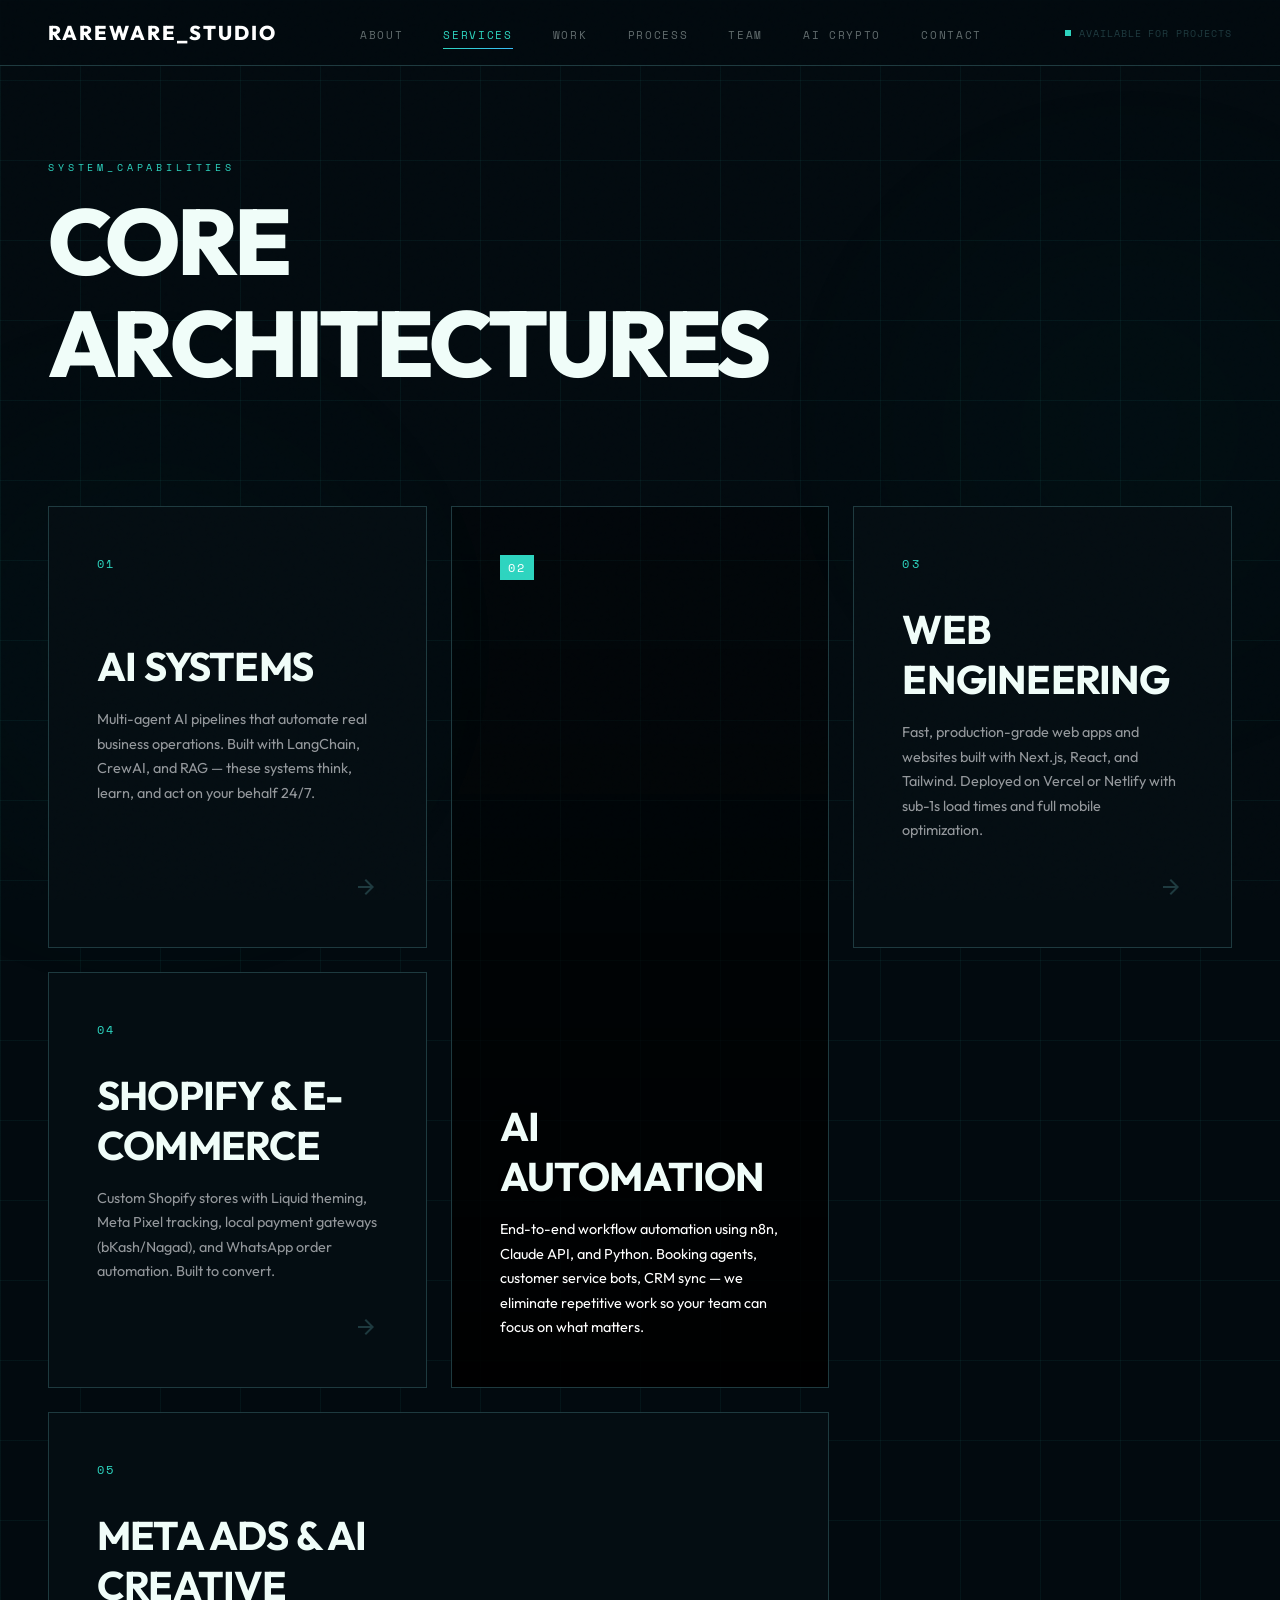
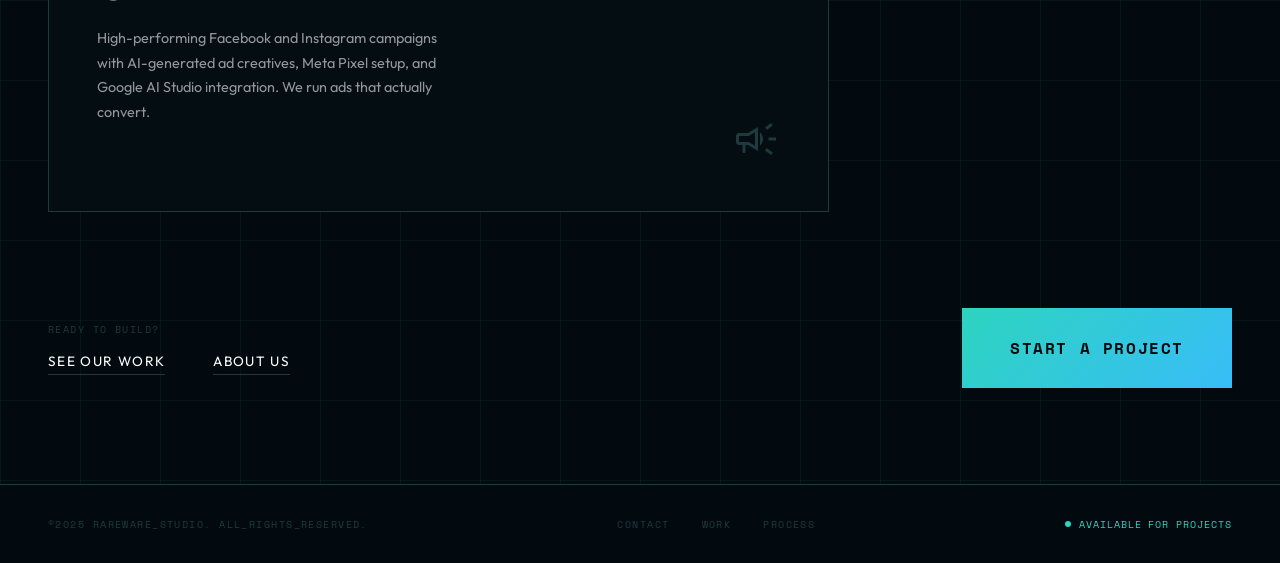
<file: services.html>
<!DOCTYPE html>
<html lang="en">
<head>
  <meta charset="utf-8"/>
  <meta name="viewport" content="width=device-width, initial-scale=1.0"/>
  <title>SYSTEMS & CAPABILITIES — RAREWARE STUDIO</title>
  <meta name="description" content="Explore the architectural capabilities of Rareware Studio. We engineer high-performance AI systems, n8n automations, and custom web applications for the digital elite."/>

  <!-- SEO & Social Meta -->
  <meta property="og:title" content="SYSTEMS & CAPABILITIES — RAREWARE STUDIO"/>
  <meta property="og:description" content="High-density digital architectures. AI, Web, and Automation at the absolute limit."/>
  <meta property="og:url" content="https://rarewarestudio.space/services.html"/>
  <meta property="og:image" content="https://rarewarestudio.space/og-image-services.jpg"/>
  <meta name="twitter:card" content="summary_large_image"/>
  
  <!-- Schema.org Markup -->
  <script type="application/ld+json">
  {
    "@context": "https://schema.org",
    "@type": "Service",
    "serviceType": "AI & Web Engineering",
    "provider": {
      "@type": "ProfessionalService",
      "name": "Rareware Studio",
      "url": "https://rarewarestudio.space"
    },
    "areaServed": "Global",
    "hasOfferCatalog": {
      "@type": "OfferCatalog",
      "name": "Engineering Services",
      "itemListElement": [
        {
          "@type": "Offer",
          "itemOffered": { "@type": "Service", "name": "AI Systems & RAG" }
        },
        {
          "@type": "Offer",
          "itemOffered": { "@type": "Service", "name": "n8n Workflow Automation" }
        },
        {
          "@type": "Offer",
          "itemOffered": { "@type": "Service", "name": "Next.js Web Engineering" }
        }
      ]
    }
  }
  </script>
  <link rel="preconnect" href="https://fonts.googleapis.com"/>
  <link rel="preconnect" href="https://fonts.gstatic.com" crossorigin/>
  <link href="https://fonts.googleapis.com/css2?family=Syne:wght@400;700;800&family=Outfit:wght@300;400;600&family=Space+Mono:wght@400;700&family=Space+Grotesk:wght@300;400;700;900&display=swap" rel="stylesheet"/>
  <link href="https://fonts.googleapis.com/css2?family=Material+Symbols+Outlined:wght,FILL@100..700,0..1&display=swap" rel="stylesheet"/>
  <link rel="stylesheet" href="styles.css"/>
  <link rel="icon" type="image/svg+xml" href="favicon.svg"/>
  <style>
    .services-header {
      padding: 10rem 3rem 4rem;
      max-width: 1400px;
      margin: 0 auto;
    }
    .services-header .sys-label {
      font-family: var(--font-mono);
      font-size: 0.6rem;
      color: var(--color-primary);
      text-transform: uppercase;
      letter-spacing: 0.4em;
      margin-bottom: 1rem;
    }
    .services-header h1 {
      font-family: var(--font-heading);
      font-size: clamp(3rem, 8vw, 5.8rem);
      font-weight: 800;
      text-transform: uppercase;
      letter-spacing: -0.04em;
      line-height: 1.1;
    }
    .service-blocks {
      max-width: 1400px;
      margin: 3rem auto 0;
      padding: 0 3rem;
      display: grid;
      grid-template-columns: repeat(auto-fit, minmax(350px, 1fr));
      gap: 1.5rem;
    }
    .service-block {
      background: var(--color-surface);
      border: 1px solid var(--color-muted);
      padding: 3rem;
      display: flex;
      flex-direction: column;
      justify-content: space-between;
      gap: 2rem;
      cursor: pointer;
      transition: border-color 0.5s ease, box-shadow 0.5s ease, transform 0.5s ease;
      position: relative;
      overflow: hidden;
      min-height: 400px;
    }
    .service-block::before {
      content: '';
      position: absolute;
      inset: 0;
      background: radial-gradient(circle at top right, rgba(45, 212, 191, 0.1), transparent 70%);
      opacity: 0;
      transition: opacity 0.5s ease;
    }
    .service-block:hover {
      border-color: var(--color-primary);
      box-shadow: 0 0 30px rgba(45, 212, 191, 0.15);
      transform: translateY(-5px);
    }
    .service-block:hover::before { opacity: 1; }
    .service-block .num {
      font-family: var(--font-mono);
      font-size: 0.75rem;
      color: var(--color-primary);
      letter-spacing: 0.2em;
    }
    .service-block h3 {
      font-family: var(--font-heading);
      font-size: 2.5rem;
      font-weight: 700;
      text-transform: uppercase;
      letter-spacing: -0.02em;
      transition: color 0.3s ease;
    }
    .service-block:hover h3 { color: var(--color-primary); text-shadow: var(--glow-intense); }
    .service-block .desc {
      font-size: 0.9rem;
      line-height: 1.7;
      color: rgba(244,244,246,0.6);
      z-index: 2;
    }
    .service-block .arrow {
      color: var(--color-muted);
      transition: color 0.3s ease, transform 0.3s ease;
      align-self: flex-end;
    }
    .service-block:hover .arrow { color: var(--color-primary); transform: translateX(5px); }

    .services-cta {
      max-width: 1400px;
      margin: 6rem auto;
      padding: 0 3rem;
      display: flex;
      flex-wrap: wrap;
      align-items: center;
      justify-content: space-between;
      gap: 2rem;
    }
    .services-cta .label {
      font-family: var(--font-mono);
      font-size: 0.6rem;
      color: var(--color-muted);
      text-transform: uppercase;
      letter-spacing: 0.15em;
      margin-bottom: 1rem;
    }

    /* Ambient glow */
    .svc-glow {
      position: fixed;
      width: 500px;
      height: 500px;
      background: var(--color-primary);
      opacity: 0.02;
      filter: blur(120px);
      border-radius: 50%;
      pointer-events: none;
    }

    @media (max-width: 768px) {
      .services-header { padding: 7rem 1.5rem 3rem; }
      .service-blocks { padding: 0 1.5rem; }
      .service-block { padding: 1.5rem; }
      .service-block .desc { display: block; font-size: 0.8rem; }
      .service-block[style*="grid-column: span 2"] { grid-column: span 1 !important; }
      .services-cta { flex-direction: column; padding: 0 1.5rem; }
    }
  </style>
</head>
<body class="grid-bg">
  <div class="loading-cover" id="loader"><div class="loader-line"></div></div>
  <div class="svc-glow" style="top: 20%; right: -100px;"></div>
  <div class="svc-glow" style="bottom: 0; left: -100px;"></div>

  <nav class="site-nav">
    <a href="index.html" class="logo">RAREWARE_STUDIO</a>
    <ul class="nav-links">
      <li><a href="about.html">About</a></li>
      <li><a href="services.html" class="active">Services</a></li>
      <li><a href="work.html">Work</a></li>
      <li><a href="process.html">Process</a></li>
      <li><a href="team.html">Team</a></li>
      <li><a href="crypto.html">AI Crypto</a></li>
      <li><a href="contact.html">Contact</a></li>
    </ul>
    <div class="nav-right">
      <div class="nav-status"><span class="dot"></span>Available for Projects</div>
      <div class="hamburger" id="hamburger" onclick="toggleMenu()"><span></span><span></span><span></span></div>
    </div>
  </nav>
  <div class="mobile-menu" id="mobile-menu">
    <a href="index.html">Home</a><a href="about.html">About</a><a href="services.html">Services</a>
    <a href="work.html">Work</a><a href="process.html">Process</a><a href="team.html">Team</a><a href="crypto.html">AI Crypto</a><a href="contact.html">Contact</a>
  </div>

  <header class="services-header reveal">
    <div class="sys-label">SYSTEM_CAPABILITIES</div>
    <h1>CORE<br/>ARCHITECTURES</h1>
  </header>

  <div class="service-blocks">
    <div class="service-block reveal" onclick="location.href='contact.html'">
      <span class="num">01</span>
      <div>
        <h3>AI Systems</h3>
        <p class="desc" style="margin-top: 1rem;">Multi-agent AI pipelines that automate real business operations. Built with LangChain, CrewAI, and RAG — these systems think, learn, and act on your behalf 24/7.</p>
      </div>
      <span class="material-symbols-outlined arrow">arrow_forward</span>
    </div>
    <div class="service-block reveal" onclick="location.href='contact.html'" style="grid-row: span 2; min-height: auto; justify-content: space-between; background: url('https://images.unsplash.com/photo-1677442135703-1787eea5ce01?w=800&q=80') center/cover; padding: 0;">
      <div style="position: absolute; inset: 0; background: linear-gradient(to top, rgba(0,0,0,0.92), rgba(0,0,0,0.3)); z-index: 1;"></div>
      <div style="position: relative; z-index: 2; padding: 3rem; height: 100%; display: flex; flex-direction: column; justify-content: space-between;">
        <span class="num" style="color: var(--color-accent); background: var(--color-primary); padding: 0.25rem 0.5rem; width: fit-content;">02</span>
        <div>
          <h3 style="text-shadow: 0 0 20px rgba(0,0,0,0.8);">AI Automation</h3>
          <p class="desc" style="margin-top: 1rem; color: #fff;">End-to-end workflow automation using n8n, Claude API, and Python. Booking agents, customer service bots, CRM sync — we eliminate repetitive work so your team can focus on what matters.</p>
        </div>
      </div>
    </div>
    <div class="service-block reveal" onclick="location.href='contact.html'">
      <span class="num">03</span>
      <div>
        <h3>Web Engineering</h3>
        <p class="desc" style="margin-top: 1rem;">Fast, production-grade web apps and websites built with Next.js, React, and Tailwind. Deployed on Vercel or Netlify with sub-1s load times and full mobile optimization.</p>
      </div>
      <span class="material-symbols-outlined arrow">arrow_forward</span>
    </div>
    <div class="service-block reveal" onclick="location.href='contact.html'">
      <span class="num">04</span>
      <div>
        <h3>Shopify &amp; E-Commerce</h3>
        <p class="desc" style="margin-top: 1rem;">Custom Shopify stores with Liquid theming, Meta Pixel tracking, local payment gateways (bKash/Nagad), and WhatsApp order automation. Built to convert.</p>
      </div>
      <span class="material-symbols-outlined arrow">arrow_forward</span>
    </div>
    <div class="service-block reveal" onclick="location.href='contact.html'" style="grid-column: span 2;">
      <span class="num">05</span>
      <div style="display: flex; gap: 4rem; align-items: flex-start; justify-content: space-between; height: 100%; flex-wrap: wrap;">
        <div style="max-width: 50%; min-width: 200px;">
          <h3>Meta Ads &amp; AI Creative</h3>
          <p class="desc" style="margin-top: 1rem;">High-performing Facebook and Instagram campaigns with AI-generated ad creatives, Meta Pixel setup, and Google AI Studio integration. We run ads that actually convert.</p>
        </div>
        <span class="material-symbols-outlined arrow" style="font-size: 3rem;">campaign</span>
      </div>
    </div>
  </div>

  <div class="services-cta reveal">
    <div>
      <div class="label">READY TO BUILD?</div>
      <div style="display: flex; gap: 3rem;">
        <a href="work.html" style="font-family: var(--font-body); color: var(--color-accent); text-transform: uppercase; font-size: 0.85rem; letter-spacing: 0.1em; border-bottom: 1px solid var(--color-muted); padding-bottom: 4px;">See Our Work</a>
        <a href="about.html" style="font-family: var(--font-body); color: var(--color-accent); text-transform: uppercase; font-size: 0.85rem; letter-spacing: 0.1em; border-bottom: 1px solid var(--color-muted); padding-bottom: 4px;">About Us</a>
      </div>
    </div>
    <a href="contact.html" class="btn-primary" style="font-size: 1rem; padding: 1.75rem 3rem;">Start a Project</a>
  </div>

  <footer class="site-footer">
    <div class="footer-left">©2025 RAREWARE_STUDIO. ALL_RIGHTS_RESERVED.</div>
    <div class="footer-links"><a href="contact.html">Contact</a><a href="work.html">Work</a><a href="process.html">Process</a></div>
    <div class="footer-status"><span class="dot"></span>Available for Projects</div>
  </footer>

  <script src="main.js"></script>
</body>
</html>
</file>
<file: styles.css>
/* ================================================================
   RAREWARE STUDIO — Obsidian & Jade Design System
   Sky Blue × Light Green — Elite & Elegant
   Shared styles across all pages
   ================================================================ */

/* ── Reset & Base ───────────────────────────────────────────────── */
*, *::before, *::after { box-sizing: border-box; margin: 0; padding: 0; }

:root {
  --color-primary: #2DD4BF;
  --color-secondary: #38BDF8;
  --color-tertiary: #34D399;
  --color-bg: #020A0F;
  --color-surface: #040D12;
  --color-text: #F0FDF9;
  --color-muted: #1E3A3F;
  --color-accent: #FFFFFF;
  --color-lumina-bg: #FFFFFF;
  --color-lumina-text: #0F172A;
  --color-lumina-muted: #D1E8E0;
  --color-lumina-surface: #F0FDF9;
  --font-heading: 'Outfit', sans-serif;
  --font-body: 'Outfit', sans-serif;
  --font-mono: 'Space Mono', monospace;
  --font-display: 'Space Grotesk', sans-serif;
  --glow: 0 0 15px rgba(45, 212, 191, 0.45), 0 0 30px rgba(56, 189, 248, 0.15);
  --glow-intense: 0 0 10px #2DD4BF, 0 0 20px #38BDF8, 0 0 40px rgba(52, 211, 153, 0.3);
  --glow-wide: 0 0 30px rgba(45, 212, 191, 0.35), 0 0 60px rgba(56, 189, 248, 0.15);
}

html { scroll-behavior: smooth; }

body {
  background-color: var(--color-bg);
  color: var(--color-text);
  font-family: var(--font-body);
  -webkit-font-smoothing: antialiased;
  -moz-osx-font-smoothing: grayscale;
  overflow-x: hidden;
}

::selection { background: var(--color-primary); color: #020A0F; }

a { color: inherit; text-decoration: none; }
h1, h2, h3, h4, h5, h6 { max-width: 100vw; word-break: normal; hyphens: none; }
button { cursor: pointer; border: none; background: none; font-family: inherit; }
img { display: block; max-width: 100%; }

/* ── Scrollbar ──────────────────────────────────────────────────── */
::-webkit-scrollbar { width: 4px; }
::-webkit-scrollbar-track { background: var(--color-bg); }
::-webkit-scrollbar-thumb { background: var(--color-muted); }
::-webkit-scrollbar-thumb:hover { background: var(--color-primary); }

/* ── Loading Cover ──────────────────────────────────────────────── */
.loading-cover {
  position: fixed;
  inset: 0;
  background: var(--color-bg);
  z-index: 9999;
  display: flex;
  align-items: center;
  justify-content: center;
  pointer-events: none;
  transition: opacity 0.6s ease, visibility 0.6s ease;
}
.loading-cover.hidden { opacity: 0; visibility: hidden; }
.loading-cover .loader-line {
  width: 0;
  height: 1px;
  background: var(--color-accent);
  box-shadow: var(--glow);
  animation: loaderDraw 1.2s cubic-bezier(0.4, 0, 0.2, 1) forwards;
}

/* ── Grid Background ────────────────────────────────────────────── */
.grid-bg {
  background-image:
    linear-gradient(to right, rgba(45, 212, 191, 0.06) 1px, transparent 1px),
    linear-gradient(to bottom, rgba(45, 212, 191, 0.06) 1px, transparent 1px);
  background-size: 80px 80px;
}
.grid-bg-sm {
  background-image:
    linear-gradient(to right, rgba(56, 189, 248, 0.08) 1px, transparent 1px),
    linear-gradient(to bottom, rgba(56, 189, 248, 0.08) 1px, transparent 1px);
  background-size: 40px 40px;
}

/* ── Top Navigation ─────────────────────────────────────────────── */
.site-nav {
  position: fixed;
  top: 0;
  width: 100%;
  z-index: 9998;
  display: flex;
  justify-content: space-between;
  align-items: center;
  padding: 1.25rem 3rem;
  background: rgba(2, 10, 15, 0.85);
  backdrop-filter: blur(24px);
  -webkit-backdrop-filter: blur(24px);
  border-bottom: 1px solid var(--color-muted);
}
.site-nav .logo {
  font-family: var(--font-heading);
  font-weight: 800;
  font-size: 1.25rem;
  color: var(--color-accent);
  letter-spacing: 0.1em;
  text-transform: uppercase;
}
.site-nav .nav-links {
  display: flex;
  gap: 2.5rem;
  list-style: none;
}
.site-nav .nav-links a {
  font-family: var(--font-mono);
  font-size: 0.7rem;
  text-transform: uppercase;
  letter-spacing: 0.15em;
  color: rgba(240, 253, 249, 0.4);
  transition: color 0.3s ease;
  position: relative;
}
.site-nav .nav-links a:hover,
.site-nav .nav-links a.active {
  color: var(--color-primary);
}
.site-nav .nav-links a.active::after {
  content: '';
  position: absolute;
  bottom: -6px;
  left: 0;
  width: 100%;
  height: 1px;
  background: linear-gradient(90deg, var(--color-primary), var(--color-secondary));
}
.site-nav .nav-right {
  display: flex;
  align-items: center;
  gap: 1rem;
}
.site-nav .nav-status {
  display: flex;
  align-items: center;
  gap: 0.5rem;
  font-family: var(--font-mono);
  font-size: 0.6rem;
  text-transform: uppercase;
  letter-spacing: 0.1em;
  color: var(--color-muted);
}
.site-nav .nav-status .dot {
  width: 6px;
  height: 6px;
  background: var(--color-primary);
  animation: pulse 2s ease infinite;
}

/* Mobile hamburger */
.hamburger {
  display: none;
  flex-direction: column;
  gap: 5px;
  cursor: pointer;
  z-index: 10001;
}
.hamburger span {
  width: 24px;
  height: 1px;
  background: var(--color-accent);
  transition: all 0.3s ease;
}
.hamburger.open span:nth-child(1) { transform: rotate(45deg) translate(4px, 4px); }
.hamburger.open span:nth-child(2) { opacity: 0; }
.hamburger.open span:nth-child(3) { transform: rotate(-45deg) translate(4px, -4px); }

.mobile-menu {
  position: fixed;
  inset: 0;
  background: var(--color-bg);
  z-index: 10000;
  display: flex;
  flex-direction: column;
  align-items: center;
  justify-content: center;
  gap: 2rem;
  opacity: 0;
  visibility: hidden;
  transition: opacity 0.4s ease, visibility 0.4s ease;
}
.mobile-menu.open { opacity: 1; visibility: visible; }
.mobile-menu a {
  font-family: var(--font-heading);
  font-size: 2rem;
  font-weight: 700;
  text-transform: uppercase;
  letter-spacing: -0.02em;
  color: var(--color-text);
  transition: color 0.3s ease;
}
.mobile-menu a:hover { color: var(--color-primary); }

/* ── Footer ─────────────────────────────────────────────────────── */
.site-footer {
  width: 100%;
  padding: 2rem 3rem;
  display: flex;
  flex-wrap: wrap;
  justify-content: space-between;
  align-items: center;
  gap: 1rem;
  border-top: 1px solid var(--color-muted);
  background: var(--color-bg);
}
.site-footer .footer-left {
  font-family: var(--font-mono);
  font-size: 0.6rem;
  text-transform: uppercase;
  letter-spacing: 0.15em;
  color: var(--color-muted);
}
.site-footer .footer-links {
  display: flex;
  gap: 2rem;
}
.site-footer .footer-links a {
  font-family: var(--font-mono);
  font-size: 0.6rem;
  text-transform: uppercase;
  letter-spacing: 0.15em;
  color: var(--color-muted);
  transition: color 0.3s ease;
}
.site-footer .footer-links a:hover { color: var(--color-primary); }
.site-footer .footer-status {
  display: flex;
  align-items: center;
  gap: 0.5rem;
  font-family: var(--font-mono);
  font-size: 0.6rem;
  text-transform: uppercase;
  letter-spacing: 0.1em;
  color: var(--color-primary);
}
.site-footer .footer-status .dot {
  width: 6px;
  height: 6px;
  background: var(--color-primary);
  border-radius: 50%;
}

/* ── Ambient Tracer Lines (Decorative) ──────────────────────────── */
.tracer-h {
  position: fixed;
  height: 1px;
  width: 300px;
  background: linear-gradient(90deg, transparent, var(--color-primary), var(--color-secondary), transparent);
  box-shadow: var(--glow);
  z-index: 1;
  pointer-events: none;
  opacity: 0;
  animation: traceHorizontal 6s linear infinite;
}

/* ── Corner Brackets (Decorative) ───────────────────────────────── */
.corner-tl, .corner-tr, .corner-bl, .corner-br {
  position: fixed;
  width: 24px;
  height: 24px;
  z-index: 100;
  pointer-events: none;
  opacity: 0.3;
}
.corner-tl { top: 16px; left: 16px; border-top: 1px solid var(--color-primary); border-left: 1px solid var(--color-primary); }
.corner-tr { top: 16px; right: 16px; border-top: 1px solid var(--color-secondary); border-right: 1px solid var(--color-secondary); }
.corner-bl { bottom: 16px; left: 16px; border-bottom: 1px solid var(--color-tertiary); border-left: 1px solid var(--color-tertiary); }
.corner-br { bottom: 16px; right: 16px; border-bottom: 1px solid var(--color-primary); border-right: 1px solid var(--color-primary); }

/* ── Neon Glow Effects ──────────────────────────────────────────── */
.neon-border:hover { border-color: var(--color-primary) !important; box-shadow: var(--glow); }
.neon-glow:hover { box-shadow: var(--glow-wide); }
.neon-text { text-shadow: 0 0 15px rgba(45, 212, 191, 0.5), 0 0 30px rgba(56, 189, 248, 0.2); }

/* ── Glass Panel ────────────────────────────────────────────────── */
.glass-panel {
  background: rgba(4, 13, 18, 0.7);
  backdrop-filter: blur(20px);
  -webkit-backdrop-filter: blur(20px);
  border: 1px solid var(--color-muted);
}

/* ── Section Spacing ────────────────────────────────────────────── */
.section-pad { padding: 8rem 3rem; }
.section-gap { margin-bottom: 8rem; }

/* ── Typography Utilities ───────────────────────────────────────── */
.font-heading { font-family: var(--font-heading); }
.font-body { font-family: var(--font-body); }
.font-mono { font-family: var(--font-mono); }
.font-display { font-family: var(--font-display); }

.text-massive {
  font-family: var(--font-heading);
  font-size: clamp(3rem, 10vw, 8rem);
  font-weight: 800;
  line-height: 0.85;
  letter-spacing: -0.04em;
  text-transform: uppercase;
  max-width: 100vw;
  word-wrap: break-word;
}
.text-hero {
  font-family: var(--font-heading);
  font-size: clamp(2.5rem, 8vw, 6rem);
  font-weight: 700;
  line-height: 0.9;
  letter-spacing: -0.03em;
  text-transform: uppercase;
  max-width: 100vw;
  word-wrap: break-word;
}
.text-label {
  font-family: var(--font-mono);
  font-size: 0.625rem;
  text-transform: uppercase;
  letter-spacing: 0.2em;
}
.text-meta {
  font-family: var(--font-mono);
  font-size: 0.75rem;
  text-transform: uppercase;
  letter-spacing: 0.1em;
}

/* ── Button Styles ──────────────────────────────────────────────── */
.btn-primary {
  display: inline-flex;
  align-items: center;
  gap: 0.75rem;
  padding: 1.25rem 2.5rem;
  background: linear-gradient(135deg, var(--color-primary), var(--color-secondary));
  color: #020A0F;
  font-family: var(--font-mono);
  font-size: 0.75rem;
  font-weight: 700;
  text-transform: uppercase;
  letter-spacing: 0.1em;
  border: none;
  transition: all 0.3s ease;
}
.btn-primary:hover { box-shadow: var(--glow-wide); transform: translateY(-1px); }
.btn-primary:active { transform: scale(0.97); }

.btn-outline {
  display: inline-flex;
  align-items: center;
  gap: 0.75rem;
  padding: 1.25rem 2.5rem;
  background: transparent;
  color: var(--color-text);
  font-family: var(--font-mono);
  font-size: 0.75rem;
  font-weight: 700;
  text-transform: uppercase;
  letter-spacing: 0.1em;
  border: 1px solid var(--color-muted);
  transition: all 0.3s ease;
}
.btn-outline:hover { border-color: var(--color-primary); color: var(--color-accent); box-shadow: var(--glow); }

/* ── Card Base ──────────────────────────────────────────────────── */
.card-obsidian {
  background: var(--color-surface);
  border: 1px solid var(--color-muted);
  transition: border-color 0.4s ease, box-shadow 0.4s ease;
  overflow: hidden;
}
.card-obsidian:hover {
  border-color: var(--color-primary);
  box-shadow: var(--glow);
}

/* ── Grayscale Image Reveal ─────────────────────────────────────── */
.img-reveal {
  filter: grayscale(100%) brightness(0.6) contrast(1.2);
  transition: filter 0.7s cubic-bezier(0.2,0,0,1), transform 0.7s cubic-bezier(0.2,0,0,1);
  transform: scale(1.05);
}
.img-reveal-parent:hover .img-reveal {
  filter: grayscale(0%) brightness(1) contrast(1);
  transform: scale(1);
}

/* ── Animations ─────────────────────────────────────────────────── */
@keyframes loaderDraw {
  0% { width: 0; }
  100% { width: min(400px, 60vw); }
}
@keyframes fadeIn {
  0% { opacity: 0; transform: translateY(12px); }
  100% { opacity: 1; transform: translateY(0); }
}
@keyframes fadeInUp {
  0% { opacity: 0; transform: translateY(30px); }
  100% { opacity: 1; transform: translateY(0); }
}
@keyframes pulse {
  0%, 100% { opacity: 1; }
  50% { opacity: 0.3; }
}
@keyframes blink {
  0%, 100% { opacity: 1; }
  50% { opacity: 0; }
}
@keyframes traceHorizontal {
  0% { transform: translateX(-100%); opacity: 0; }
  10% { opacity: 0.6; }
  90% { opacity: 0.6; }
  100% { transform: translateX(100vw); opacity: 0; }
}
@keyframes gridFadeIn {
  0% { opacity: 0; }
  100% { opacity: 0.15; }
}
@keyframes slideInRight {
  0% { opacity: 0; transform: translateX(-20px); }
  100% { opacity: 1; transform: translateX(0); }
}

.anim-fade-in { animation: fadeIn 1s ease forwards; opacity: 0; }
.anim-fade-in-up { animation: fadeInUp 0.8s ease forwards; opacity: 0; }
.anim-delay-1 { animation-delay: 0.2s; }
.anim-delay-2 { animation-delay: 0.4s; }
.anim-delay-3 { animation-delay: 0.6s; }
.anim-delay-4 { animation-delay: 0.8s; }
.anim-delay-5 { animation-delay: 1s; }
.anim-delay-6 { animation-delay: 1.2s; }

/* ── Scroll-triggered reveal ────────────────────────────────────── */
.reveal {
  opacity: 0;
  transform: translateY(30px);
  transition: opacity 0.8s ease, transform 0.8s ease;
}
.reveal.visible {
  opacity: 1;
  transform: translateY(0);
}

/* ── Responsive ─────────────────────────────────────────────────── */
@media (max-width: 1024px) {
  .site-nav { padding: 1rem 1.5rem; }
  .site-nav .nav-links { display: none; }
  .hamburger { display: flex; }
  .section-pad { padding: 5rem 1.5rem; }
  .site-footer { padding: 1.5rem; flex-direction: column; text-align: center; }
  .corner-tl, .corner-tr, .corner-bl, .corner-br { display: none; }
}

/* ── Custom Cursor Removed (Using Default Pointer) ──────────────── */

/* ── Grain Overlay ─────────────────────────────────────────────── */
body::after {
  content: "";
  position: fixed;
  inset: 0;
  width: 100%;
  height: 100%;
  background-image: url("data:image/svg+xml,%3Csvg viewBox='0 0 256 256' xmlns='http://www.w3.org/2000/svg'%3E%3Cfilter id='n'%3E%3CfeTurbulence type='fractalNoise' baseFrequency='0.85' numOctaves='4' stitchTiles='stitch'/%3E%3C/filter%3E%3Crect width='100%25' height='100%25' filter='url(%23n)' opacity='1'/%3E%3C/svg%3E");
  opacity: 0.04;
  pointer-events: none;
  z-index: 9998;
  mix-blend-mode: overlay;
}

/* ── Hide default cursor on desktop removed ────────────────────────────── */

@media (max-width: 768px) {
  .text-massive { font-size: clamp(2.5rem, 12vw, 4rem); }
  .text-hero { font-size: clamp(2rem, 10vw, 3rem); }
  .section-pad { padding: 4rem 1rem; }
  .tracer-h { display: none; }
}

/* ── Team Node Enhancements (3D & Layered) ───────────────────────── */
.member-card {
  position: relative;
  background: rgba(45, 212, 191, 0.02);
  border: 1px solid var(--color-muted);
  padding: 1.5rem;
  transition: border-color 0.4s ease, background 0.4s ease, transform 0.1s ease-out;
  overflow: hidden;
  transform-style: preserve-3d;
  perspective: 1000px;
}

.member-card:hover { border-color: var(--color-primary); background: rgba(45, 212, 191, 0.04); }

/* Data stream background layer */
.data-layer {
  position: absolute;
  inset: 0;
  font-family: var(--font-mono);
  font-size: 0.5rem;
  line-height: 1.2;
  color: var(--color-primary);
  opacity: 0;
  pointer-events: none;
  z-index: 0;
  padding: 1rem;
  mask-image: linear-gradient(to bottom, transparent, black, transparent);
  transition: opacity 0.5s ease;
  overflow: hidden;
}

.member-card:hover .data-layer { opacity: 0.15; }

.data-stream {
  animation: streamScroll 10s linear infinite;
  white-space: pre-wrap;
  word-break: break-all;
}

@keyframes streamScroll {
  0% { transform: translateY(0); }
  100% { transform: translateY(-50%); }
}

/* 3D content layering */
.member-photo { transform: translateZ(50px); }
.member-info { transform: translateZ(30px); }
.node-ref { transform: translateZ(70px); }

/* HUD Markers for Cards */
.card-hud {
  position: absolute;
  width: 10px;
  height: 10px;
  border: 1px solid var(--color-primary);
  opacity: 0.3;
  transition: opacity 0.3s ease, transform 0.3s ease;
  z-index: 5;
}
.card-hud.hl { top: 1rem; left: 1rem; border-right: 0; border-bottom: 0; }
.card-hud.hr { top: 1rem; right: 1rem; border-left: 0; border-bottom: 0; }
.card-hud.bl { bottom: 1rem; left: 1rem; border-right: 0; border-top: 0; }
.card-hud.br { bottom: 1rem; right: 1rem; border-left: 0; border-top: 0; }

.member-card:hover .card-hud { opacity: 1; transform: scale(1.1); }

/* Lumina support for HUD */
.mode-lumina .card-hud {
  border-color: var(--color-lumina-text);
  opacity: 0.15;
}
.mode-lumina .member-card:hover .card-hud { opacity: 0.6; }
</file>
